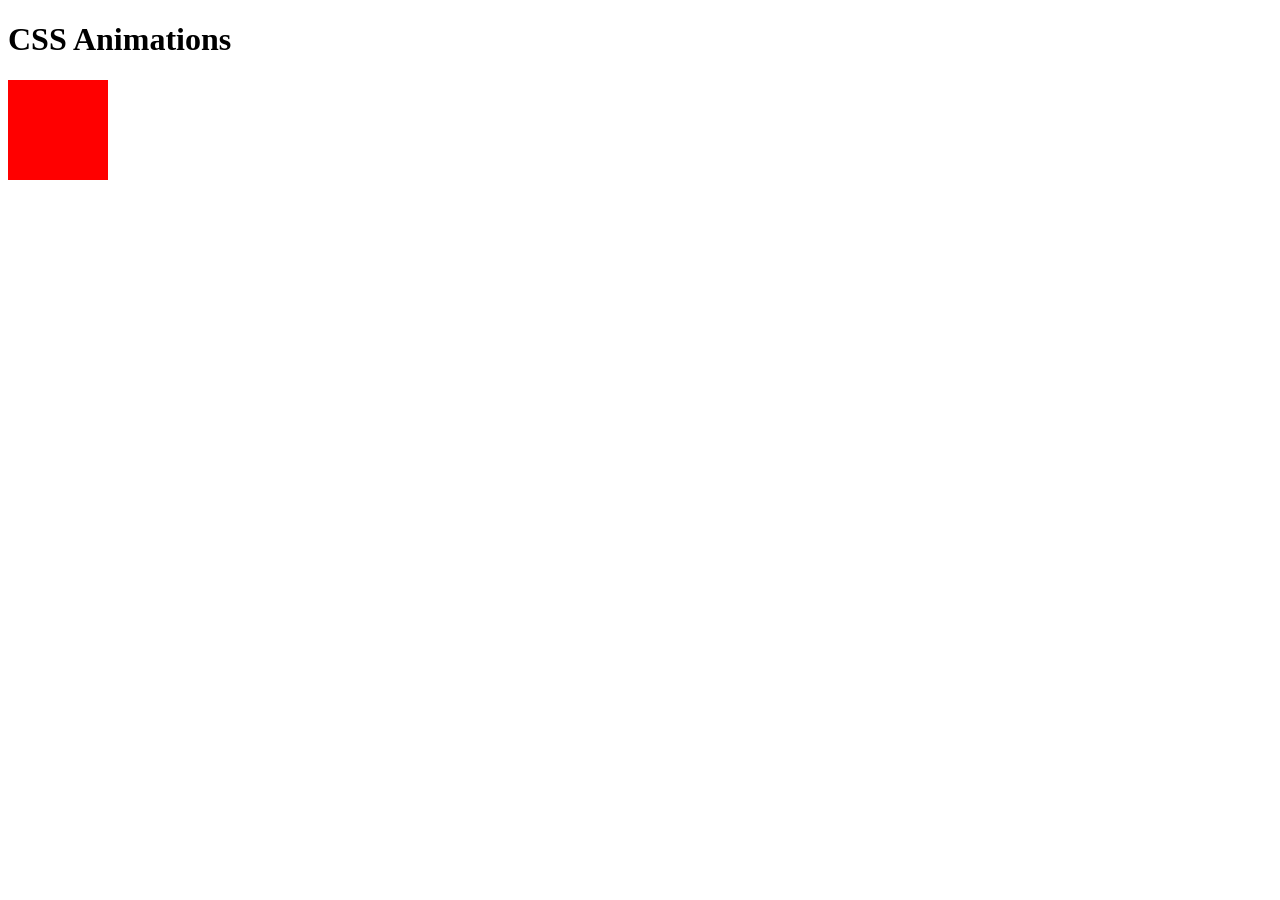
<file: Lesson13-Animations/index.html>
<!DOCTYPE html>
<html lang="en">
<head>
    <meta charset="UTF-8">
    <meta name="viewport" content="width=device-width, initial-scale=1.0">
    <title>Document</title>
    <link rel="stylesheet" href="style.css">
</head>
<body>
    <h1>CSS Animations</h1>
    <div></div>
</body>
</html>
</file>
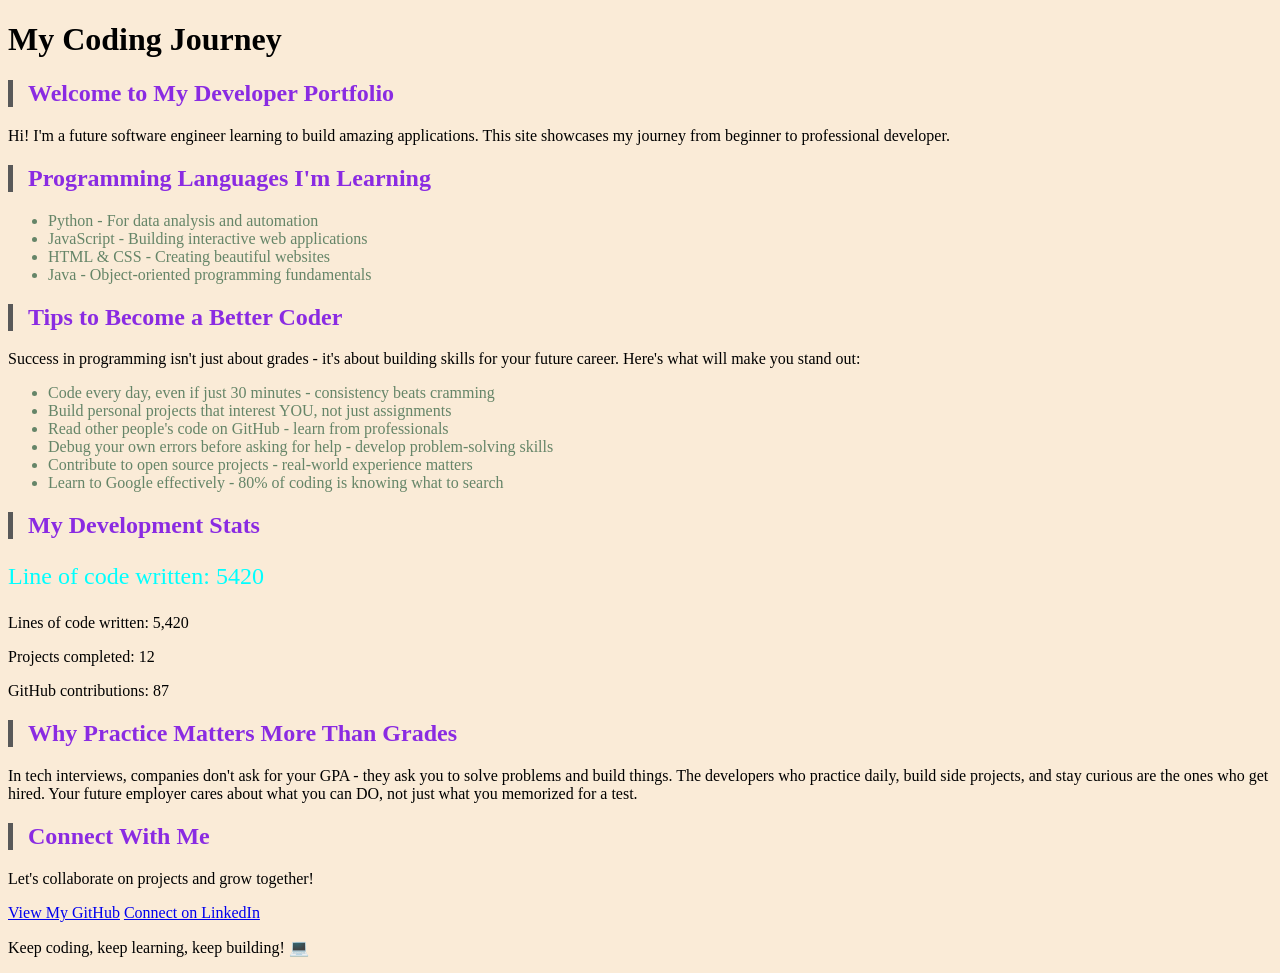
<file: Lesson1-Intro to CSS/lesson1-intro.html>
<!DOCTYPE html>
<html lang="en">
<head>
    <meta charset="UTF-8">
    <meta name="viewport" content="width=device-width, initial-scale=1.0">
    <title>My Coding Journey - UNSTYLED VERSION</title>
    <!-- Method 2: Internal CSS - Styles in <style> tag -->
     <style>
        h2{
            color:blueviolet;
            font: size 32px;
            border-left:5px solid #595959;
            padding-left: 15px;
            margin: top 22px;
        }
     </style>
     <link rel="stylesheet" href="style.css">
</head>
<body>
    <h1>My Coding Journey</h1>
    
    
    <h2>Welcome to My Developer Portfolio</h2>
    <p>Hi! I'm a future software engineer learning to build amazing applications. This site showcases my journey from beginner to professional developer.</p>
    
    <h2>Programming Languages I'm Learning</h2>
    <ul>
        <li>Python - For data analysis and automation</li>
        <li>JavaScript - Building interactive web applications</li>
        <li>HTML & CSS - Creating beautiful websites</li>
        <li>Java - Object-oriented programming fundamentals</li>
    </ul>
    
    <h2>Tips to Become a Better Coder</h2>
    <p>Success in programming isn't just about grades - it's about building skills for your future career. Here's what will make you stand out:</p>
    <ul>
        <li>Code every day, even if just 30 minutes - consistency beats cramming</li>
        <li>Build personal projects that interest YOU, not just assignments</li>
        <li>Read other people's code on GitHub - learn from professionals</li>
        <li>Debug your own errors before asking for help - develop problem-solving skills</li>
        <li>Contribute to open source projects - real-world experience matters</li>
        <li>Learn to Google effectively - 80% of coding is knowing what to search</li>
    </ul>
    
    <h2>My Development Stats</h2>
    <!-- Method1 - Inline CSS - style attribute directly on an element-->
     <p style="font-size: 24px; color: aqua;">Line of code written: 5420</p>
    <p>Lines of code written: 5,420</p>
    <p>Projects completed: 12</p>
    <p>GitHub contributions: 87</p>
    
    <h2>Why Practice Matters More Than Grades</h2>
    <p>In tech interviews, companies don't ask for your GPA - they ask you to solve problems and build things. The developers who practice daily, build side projects, and stay curious are the ones who get hired. Your future employer cares about what you can DO, not just what you memorized for a test.</p>
    
    <h2>Connect With Me</h2>
    <p>Let's collaborate on projects and grow together!</p>
    <a href="#">View My GitHub</a>
    <a href="#">Connect on LinkedIn</a>
    
    <p>Keep coding, keep learning, keep building! 💻</p>
</body>
</html>
</file>
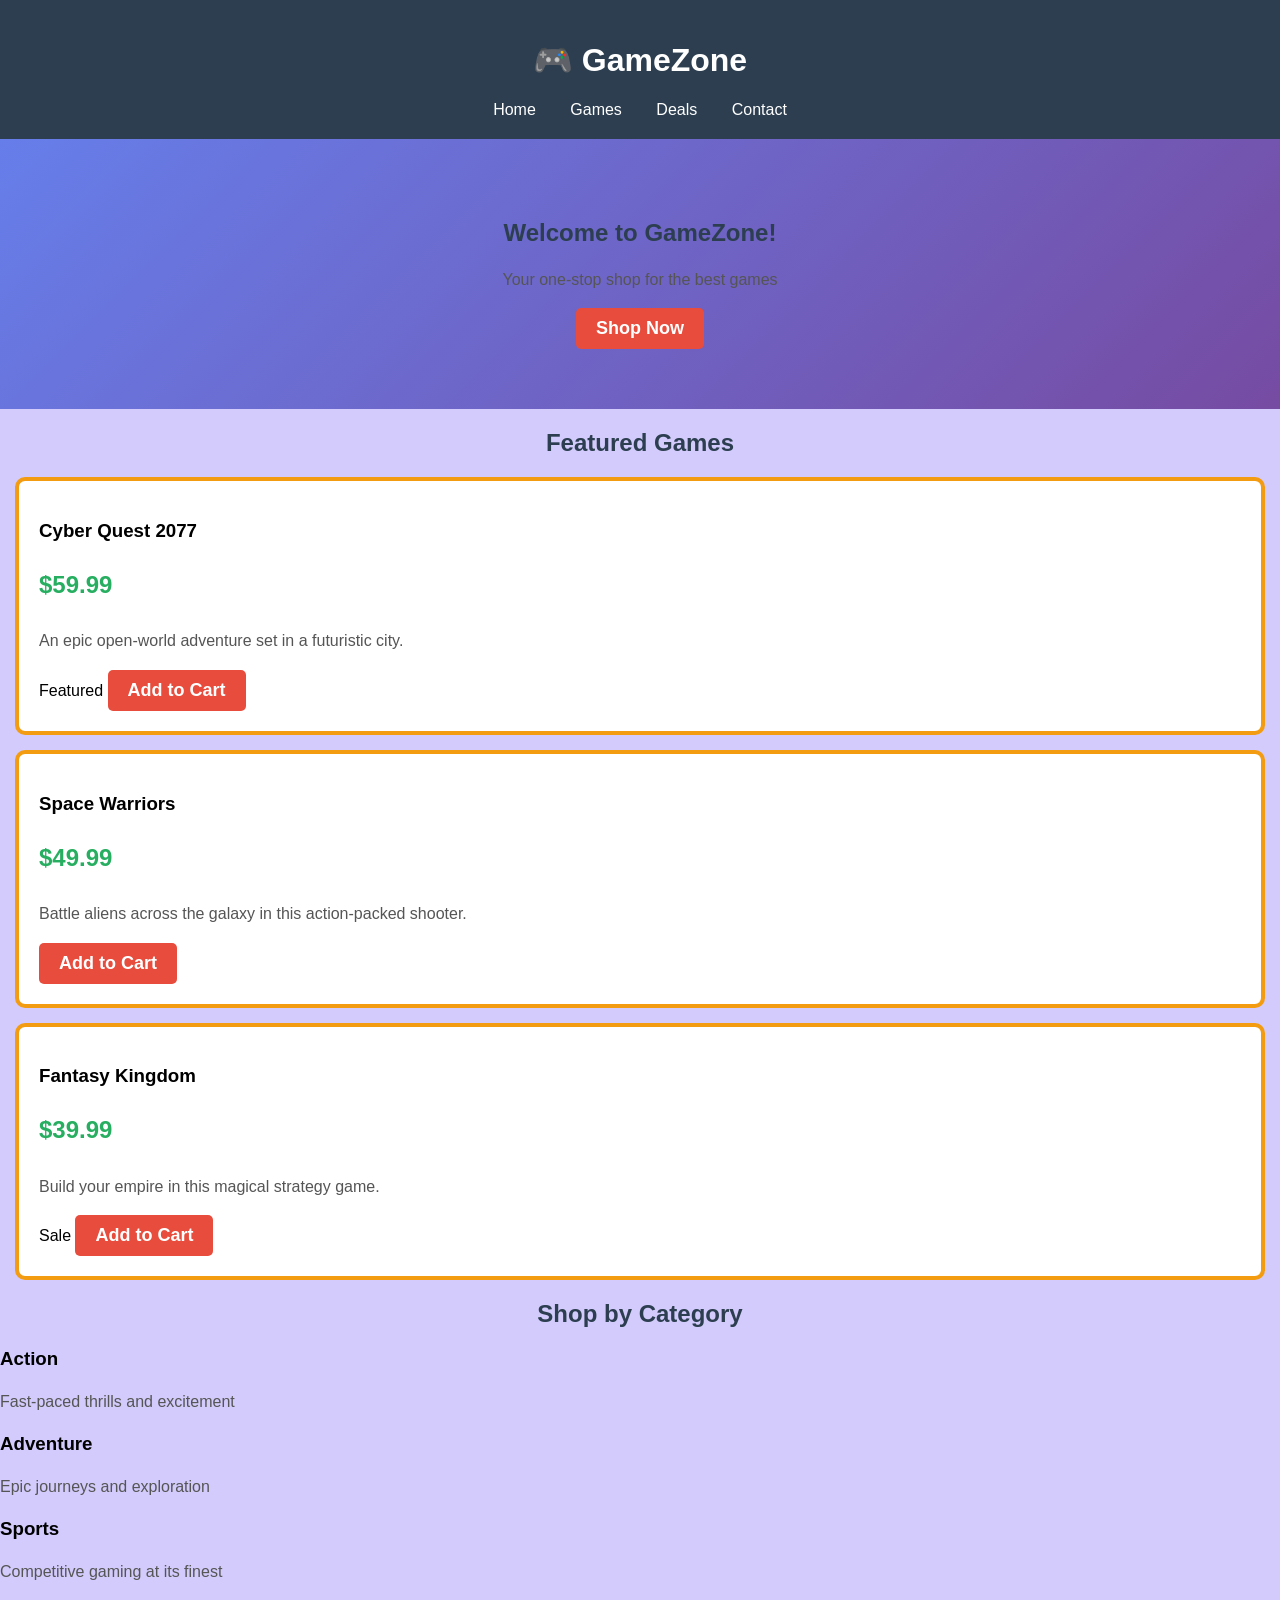
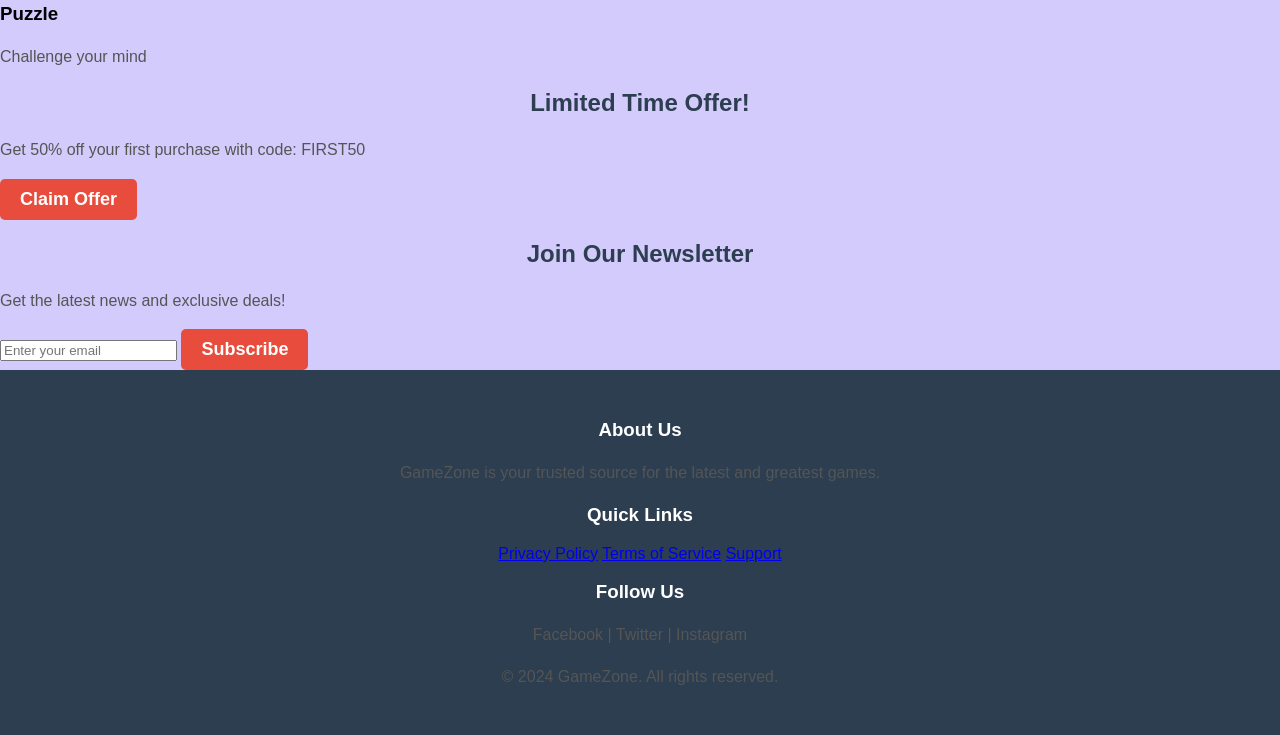
<file: Lesson2-Starter/simple slector.html>
<!DOCTYPE html>
<html lang="en">
<head>
    <meta charset="UTF-8">
    <meta name="viewport" content="width=device-width, initial-scale=1.0">
    <title>Gaming Store - CSS Selectors Practice</title>
    <!-- TODO: Link your style.css file here -->
    <link rel="stylesheet" href="style.css">
</head>
<body>
    <!-- HEADER SECTION -->
    <!-- TODO: Add id="main-header" to header -->
    <header id="main-header">
        <!-- TODO: Add id="logo" to h1 -->
        <h1>🎮 GameZone</h1>
        <nav>
            <!-- TODO: Add class="nav-link" to each anchor tag -->
            <a class=nav-link href="#">Home</a>
            <a class=nav-link href="#">Games</a>
            <a class=nav-link href="#">Deals</a>
            <a class=nav-link href="#">Contact</a>
        </nav>
    </header>

    <!-- HERO BANNER -->
    <!-- TODO: Add id="hero" to section -->
    <section id="hero">
        <h2>Welcome to GameZone!</h2>
        <!-- TODO: Add class="tagline" to this paragraph -->
        <p>Your one-stop shop for the best games</p>
        <!-- TODO: Add class="btn btn-primary" to button (2 classes!) -->
        <button class="btn-primary btn">Shop Now</button>
    </section>

    <!-- FEATURED GAMES SECTION -->
    <!-- TODO: Add id="featured-games" to section -->
    <section>
        <h2>Featured Games</h2>
        
        <!-- TODO: Add class="game-card featured" to this div (2 classes!) -->
        <div class="game-card featured">
            <h3>Cyber Quest 2077</h3>
            <!-- TODO: Add class="price" to this paragraph -->
            <p class="price">$59.99</p>
            <!-- TODO: Add class="description" to this paragraph -->
            <p>An epic open-world adventure set in a futuristic city.</p>
            <!-- TODO: Add class="badge" to span -->
            <span>Featured</span>
            <!-- TODO: Add class="btn" to button -->
            <button class="btn btn-primary">Add to Cart</button>
        </div>

        <!-- TODO: Add class="game-card" to this div -->
        <div class="game-card featured">
            <h3>Space Warriors</h3>
            <!-- TODO: Add class="price" to this paragraph -->
            <p class="price">$49.99</p>
            <!-- TODO: Add class="description" to this paragraph -->
            <p>Battle aliens across the galaxy in this action-packed shooter.</p>
            <!-- TODO: Add class="btn" to button -->
            <button class="btn btn-primary">Add to Cart</button>
        </div>

        <!-- TODO: Add class="game-card sale" to this div (2 classes!) -->
        <div class="game-card featured">
            <h3>Fantasy Kingdom</h3>
            <!-- TODO: Add class="price" to this paragraph -->
            <p class="price">$39.99</p>
            <!-- TODO: Add class="description" to this paragraph -->
            <p>Build your empire in this magical strategy game.</p>
            <!-- TODO: Add class="badge" to span -->
            <span>Sale</span>
            <!-- TODO: Add class="btn" to button -->
            <button class="btn btn-primary">Add to Cart</button>
        </div>
    </section>

    <!-- CATEGORIES SECTION -->
    <!-- TODO: Add id="categories" to section -->
    <section>
        <h2>Shop by Category</h2>
        
        <!-- TODO: Add class="category-box" to each div below -->
        <div>
            <h3>Action</h3>
            <p>Fast-paced thrills and excitement</p>
        </div>

        <div>
            <h3>Adventure</h3>
            <p>Epic journeys and exploration</p>
        </div>

        <div>
            <h3>Sports</h3>
            <p>Competitive gaming at its finest</p>
        </div>

        <div>
            <h3>Puzzle</h3>
            <p>Challenge your mind</p>
        </div>
    </section>

    <!-- SPECIAL OFFER -->
    <!-- TODO: Add id="special-offer" to section -->
    <section>
        <h2>Limited Time Offer!</h2>
        <!-- TODO: Add class="highlight" to this paragraph -->
        <p>Get 50% off your first purchase with code: FIRST50</p>
        <!-- TODO: Add class="btn btn-primary" to button -->
       <button class="btn btn-primary">Claim Offer</button>
    </section>

    <!-- NEWSLETTER -->
    <!-- TODO: Add id="newsletter" to section -->
    <section>
        <h2>Join Our Newsletter</h2>
        <p>Get the latest news and exclusive deals!</p>
        <!-- TODO: Add class="input-field" to input -->
        <input type="email" placeholder="Enter your email">
        <!-- TODO: Add class="btn btn-primary" to button -->
        <button class="btn btn-primary">Subscribe</button>
    </section>

    <!-- FOOTER -->
    <!-- TODO: Add id="main-footer" to footer -->
    <footer id="main-footer">
        <!-- TODO: Add class="footer-section" to each div below -->
        <div>
            <h3>About Us</h3>
            <p>GameZone is your trusted source for the latest and greatest games.</p>
        </div>

        <div>
            <h3>Quick Links</h3>
            <!-- TODO: Add class="footer-link" to each anchor tag -->
            <a href="#">Privacy Policy</a>
            <a href="#">Terms of Service</a>
            <a href="#">Support</a>
        </div>

        <div>
            <h3>Follow Us</h3>
            <!-- TODO: Add class="social" to this paragraph -->
            <p>Facebook | Twitter | Instagram</p>
        </div>

        <!-- TODO: Add id="copyright" to this paragraph -->
        <p>&copy; 2024 GameZone. All rights reserved.</p>
    </footer>
</body>
</html>
</file>
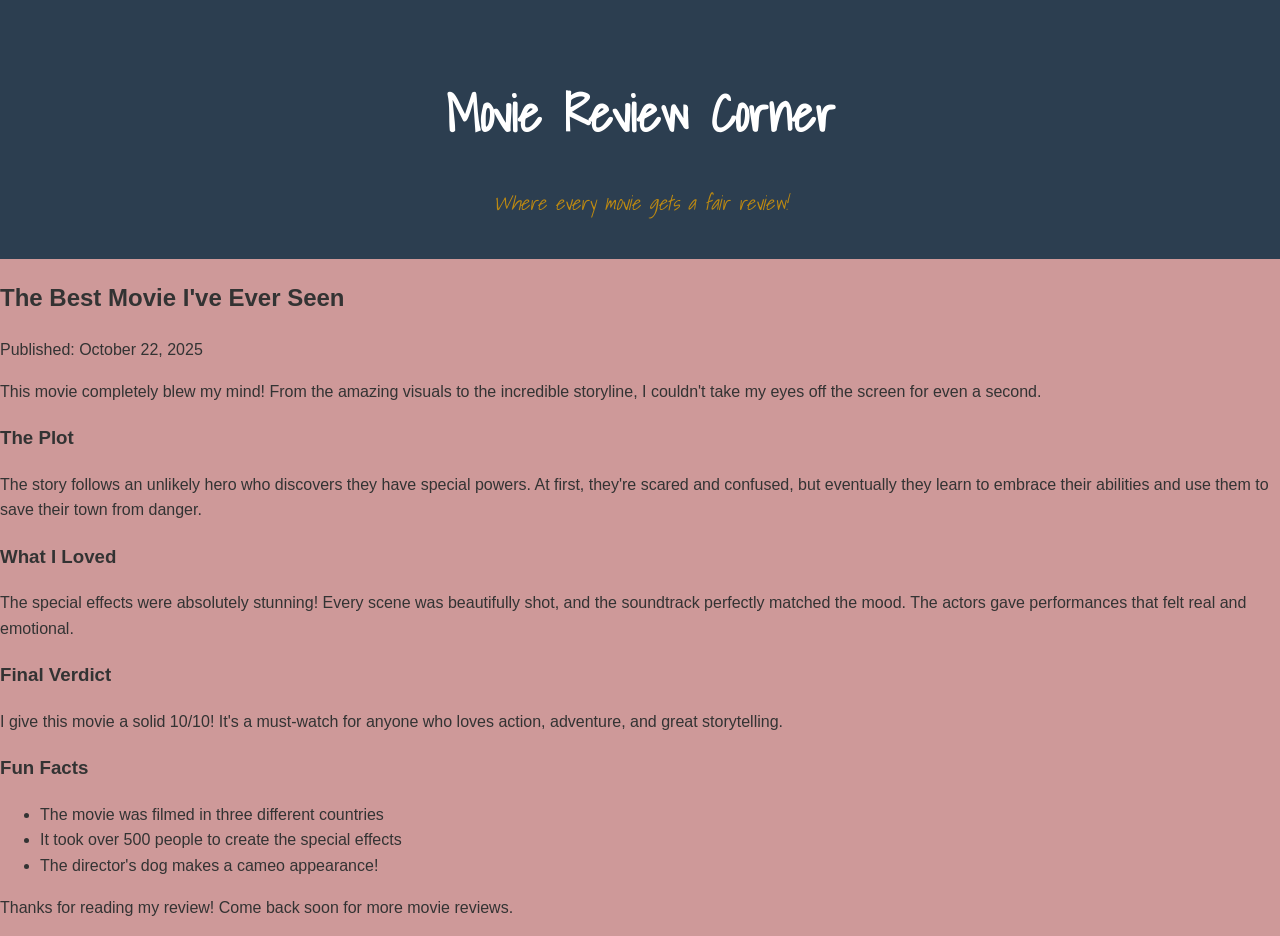
<file: Lesson3/color and typography.html>
<!DOCTYPE html>
<html lang="en">
<head>
    <meta charset="UTF-8">
    <meta name="viewport" content="width=device-width, initial-scale=1.0">
    <title>My Favorite Movie Review</title>
    <link rel="stylesheet" href="style.css">
</head>
<body>
    <header>
        <h1>Movie Review Corner</h1>
        <p class="tagline">Where every movie gets a fair review!</p>
    </header>

    <main>
        <article>
            <h2>The Best Movie I've Ever Seen</h2>
            <p class="date">Published: October 22, 2025</p>
            
            <p class="intro">
                This movie completely blew my mind! From the amazing visuals to the incredible storyline, 
                I couldn't take my eyes off the screen for even a second.
            </p>

            <h3>The Plot</h3>
            <p>
                The story follows an unlikely hero who discovers they have special powers. 
                At first, they're scared and confused, but eventually they learn to embrace their abilities 
                and use them to save their town from danger.
            </p>

            <h3>What I Loved</h3>
            <p>
                The special effects were absolutely stunning! Every scene was beautifully shot, 
                and the soundtrack perfectly matched the mood. The actors gave performances that 
                felt real and emotional.
            </p>

            <h3>Final Verdict</h3>
            <p class="highlight">
                I give this movie a solid 10/10! It's a must-watch for anyone who loves action, 
                adventure, and great storytelling.
            </p>
        </article>

        <aside class="fun-facts">
            <h3>Fun Facts</h3>
            <ul>
                <li>The movie was filmed in three different countries</li>
                <li>It took over 500 people to create the special effects</li>
                <li>The director's dog makes a cameo appearance!</li>
            </ul>
        </aside>
    </main>

    <footer>
        <p>Thanks for reading my review! Come back soon for more movie reviews.</p>
    </footer>
</body>
</html>
</file>
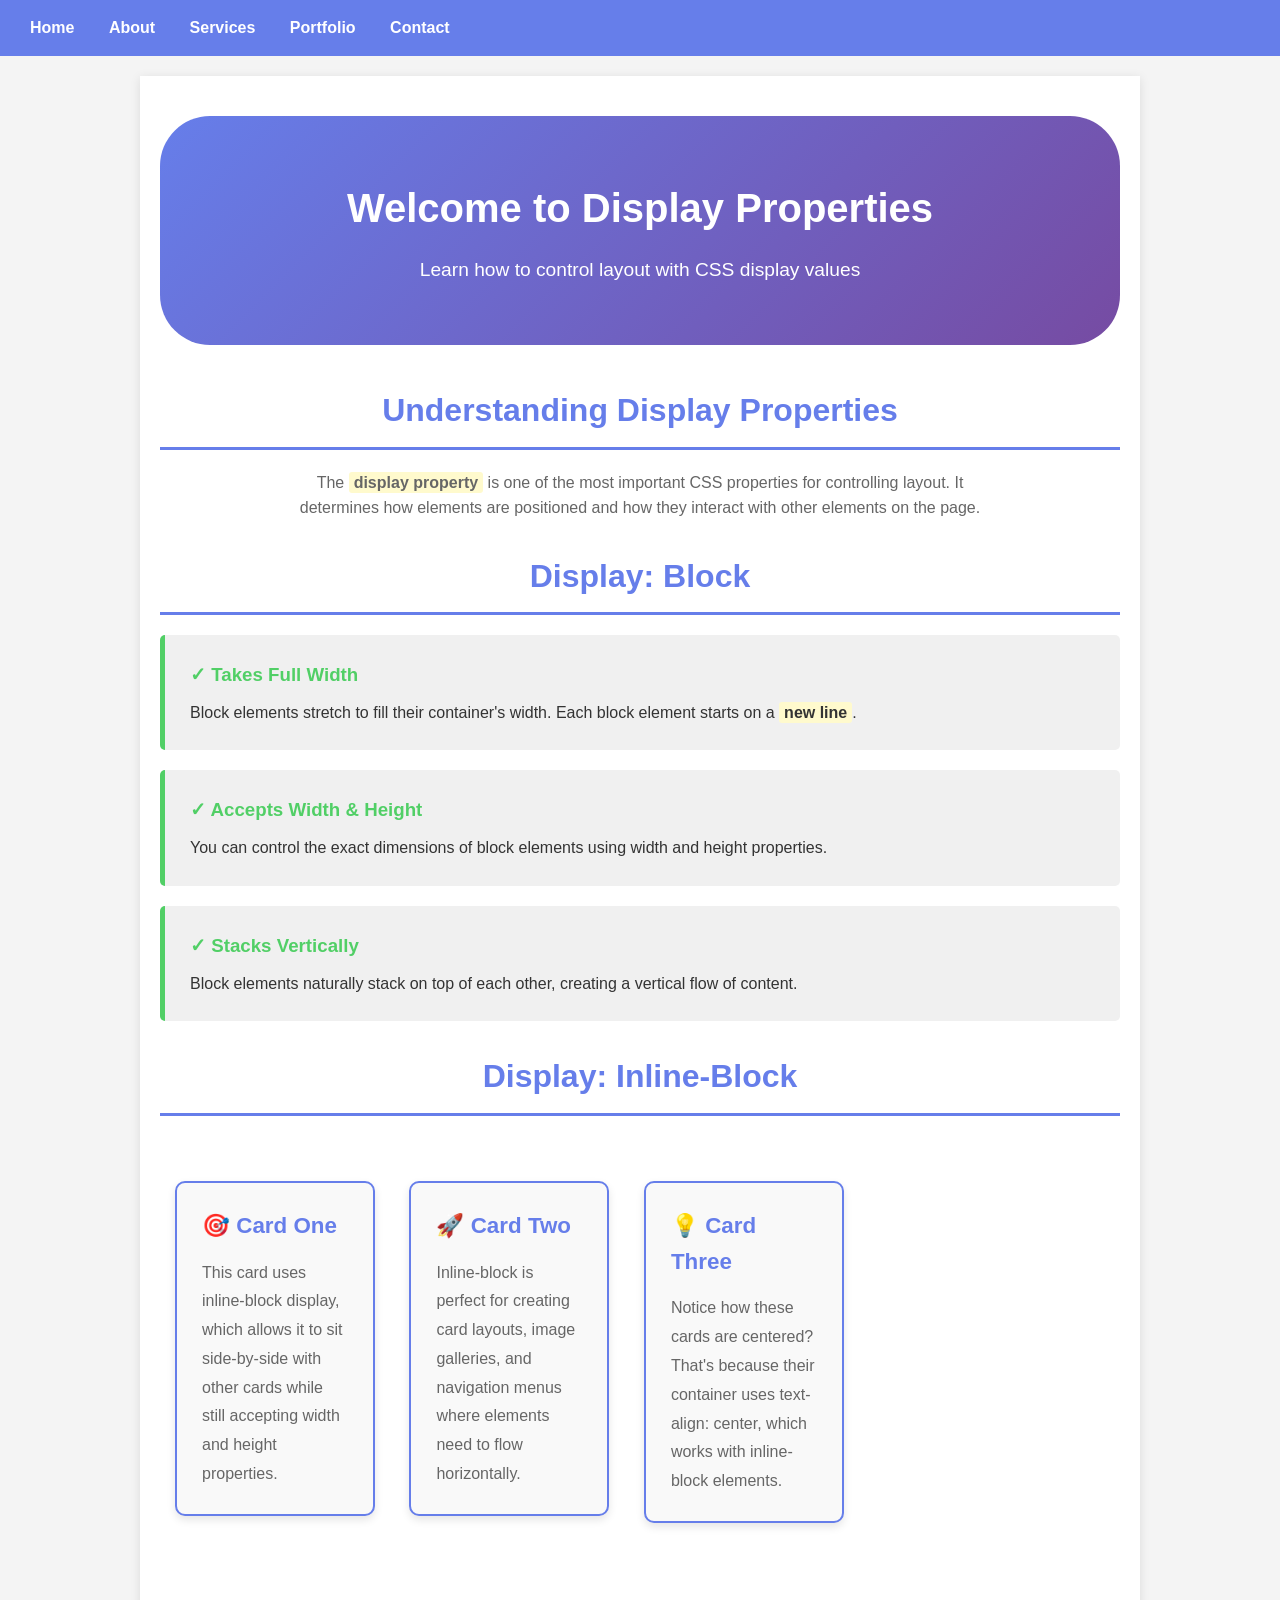
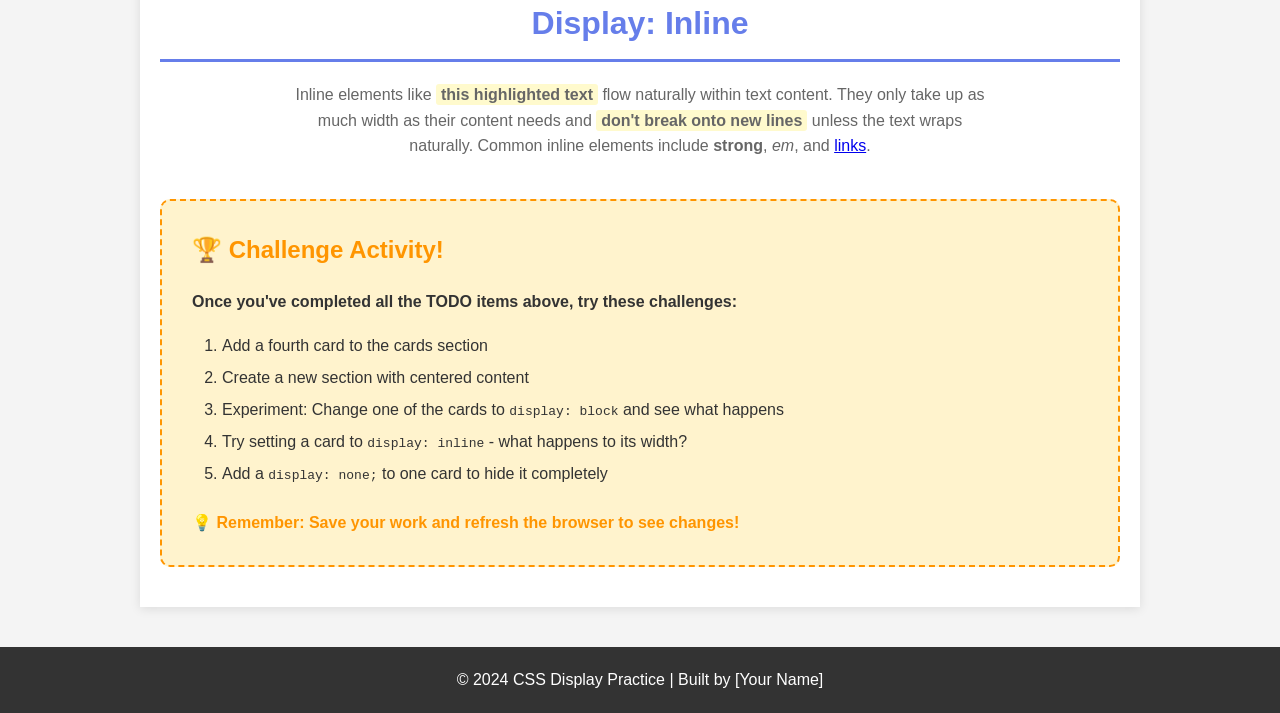
<file: Lesson5-display/layout.html>
<!DOCTYPE html>
<html lang="en">
<head>
    <meta charset="UTF-8">
    <meta name="viewport" content="width=device-width, initial-scale=1.0">
    <title>Layout Practice - Display Properties</title>
    <link rel="stylesheet" href="style.css">
</head>
<body>

    <!-- NAVIGATION SECTION -->
    <nav>
        <ul>
            <li><a href="#home">Home</a></li>
            <li><a href="#about">About</a></li>
            <li><a href="#services">Services</a></li>
            <li><a href="#portfolio">Portfolio</a></li>
            <li><a href="#contact">Contact</a></li>
        </ul>
    </nav>

    <!-- MAIN CONTENT CONTAINER -->
    <main>
        
        <!-- HERO SECTION -->
        <section class="hero">
            <h1>Welcome to Display Properties</h1>
            <p>Learn how to control layout with CSS display values</p>
        </section>

        <!-- INTRODUCTION -->
        <section>
            <h2 class="section-heading">Understanding Display Properties</h2>
            <p style="text-align: center; max-width: 700px; margin: 0 auto; color: #666;">
                The <span class="highlight">display property</span> is one of the most important CSS properties 
                for controlling layout. It determines how elements are positioned and how they interact with 
                other elements on the page.
            </p>
        </section>

        <!-- FEATURE BLOCKS (Block elements) -->
        <section>
            <h2 class="section-heading">Display: Block</h2>
            
            <div class="feature">
                <h3>✓ Takes Full Width</h3>
                <p>Block elements stretch to fill their container's width. Each block element starts on a <span class="highlight">new line</span>.</p>
            </div>

            <div class="feature">
                <h3>✓ Accepts Width & Height</h3>
                <p>You can control the exact dimensions of block elements using width and height properties.</p>
            </div>

            <div class="feature">
                <h3>✓ Stacks Vertically</h3>
                <p>Block elements naturally stack on top of each other, creating a vertical flow of content.</p>
            </div>
        </section>

        <!-- CARDS SECTION (Inline-block elements) -->
        <section>
            <h2 class="section-heading">Display: Inline-Block</h2>
            
            <div class="cards-container">
                <div class="card">
                    <h3>🎯 Card One</h3>
                    <p>This card uses inline-block display, which allows it to sit side-by-side with other cards while still accepting width and height properties.</p>
                </div>

                <div class="card">
                    <h3>🚀 Card Two</h3>
                    <p>Inline-block is perfect for creating card layouts, image galleries, and navigation menus where elements need to flow horizontally.</p>
                </div>

                <div class="card">
                    <h3>💡 Card Three</h3>
                    <p>Notice how these cards are centered? That's because their container uses text-align: center, which works with inline-block elements.</p>
                </div>
            </div>
        </section>

        <!-- INLINE ELEMENTS DEMO -->
        <section>
            <h2 class="section-heading">Display: Inline</h2>
            <p style="text-align: center; max-width: 700px; margin: 0 auto; color: #666;">
                Inline elements like <span class="highlight">this highlighted text</span> flow naturally 
                within text content. They only take up as much width as their content needs and 
                <span class="highlight">don't break onto new lines</span> unless the text wraps naturally. 
                Common inline elements include <strong>strong</strong>, <em>em</em>, and <a href="#">links</a>.
            </p>
        </section>

        <!-- CHALLENGE SECTION -->
        <section class="challenge-section">
            <h2>🏆 Challenge Activity!</h2>
            <p style="margin-bottom: 15px;"><strong>Once you've completed all the TODO items above, try these challenges:</strong></p>
            
            <ol style="margin-left: 30px; line-height: 2;">
                <li>Add a fourth card to the cards section</li>
                <li>Create a new section with centered content</li>
                <li>Experiment: Change one of the cards to <code>display: block</code> and see what happens</li>
                <li>Try setting a card to <code>display: inline</code> - what happens to its width?</li>
                <li>Add a <code>display: none;</code> to one card to hide it completely</li>
            </ol>

            <p style="margin-top: 20px; font-weight: bold; color: #ff9500;">
                💡 Remember: Save your work and refresh the browser to see changes!
            </p>
        </section>

    </main>

    <!-- FOOTER -->
    <footer>
        <p>&copy; 2024 CSS Display Practice | Built by [Your Name]</p>
    </footer>

</body>
</html>
</file>
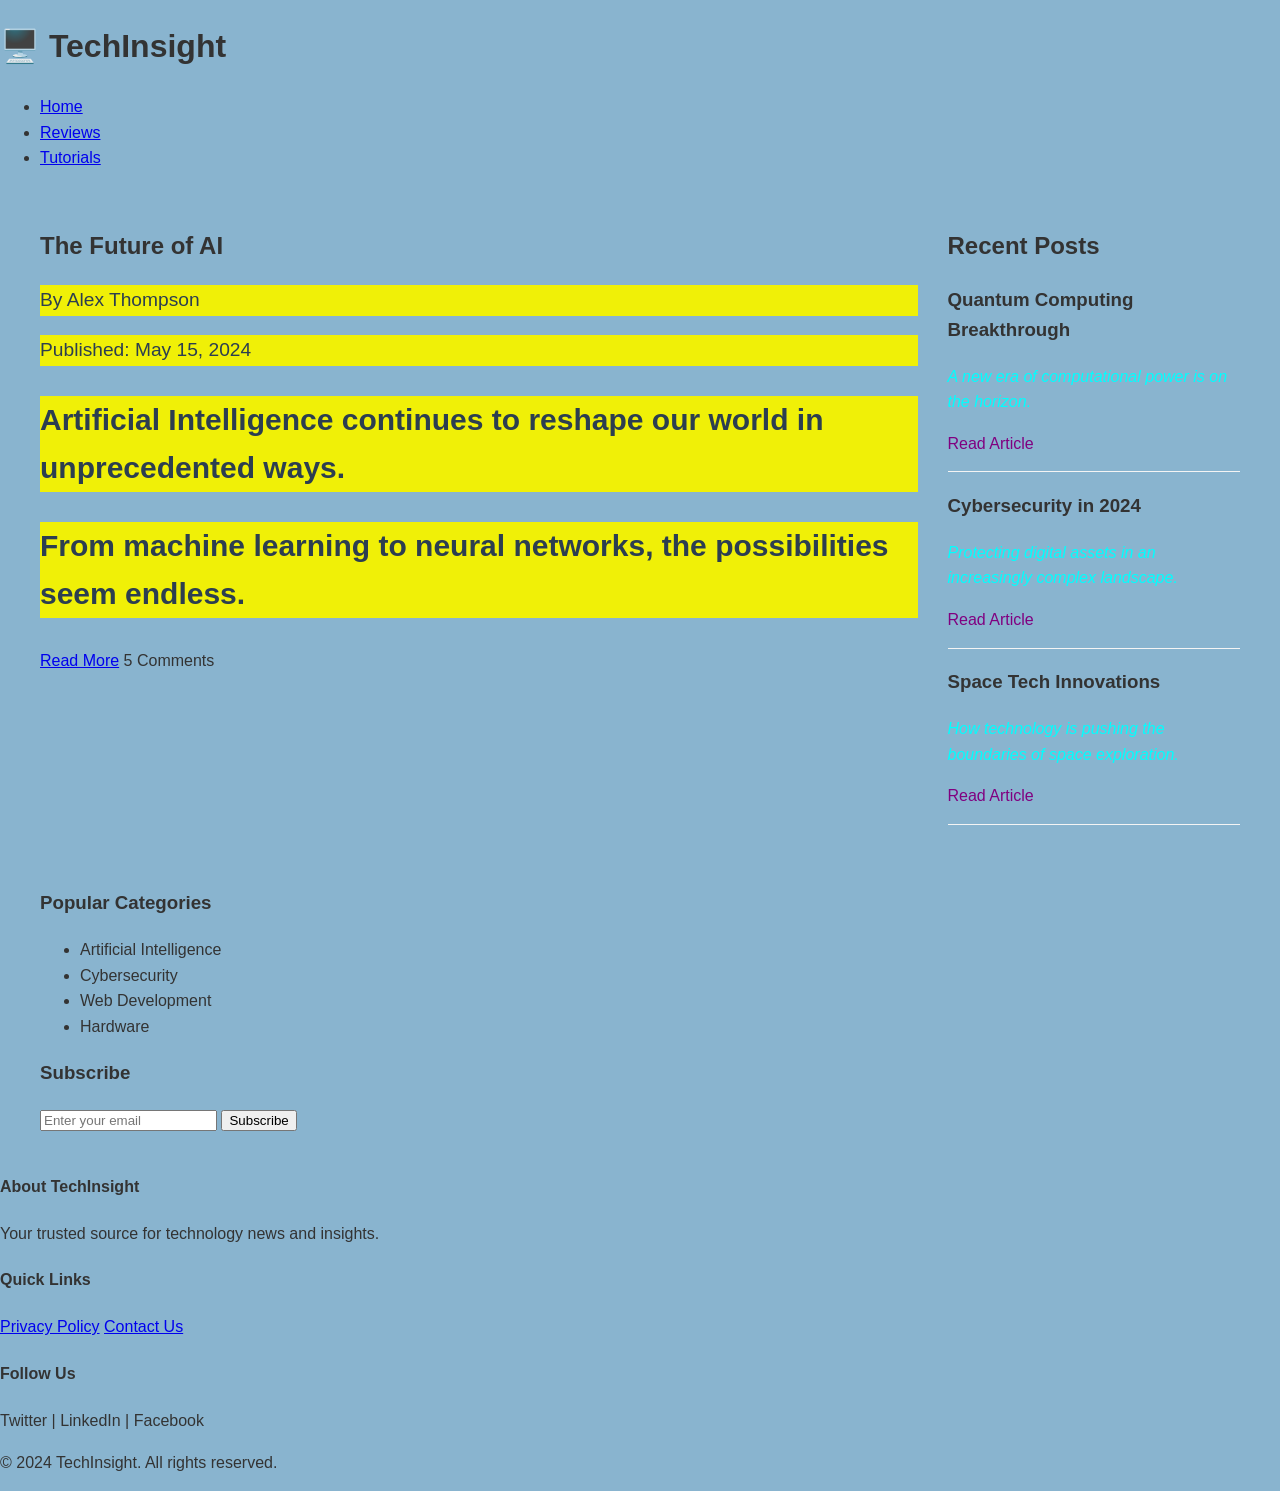
<file: Lesson2-Starter/part2/conbinator sector.html>
<!DOCTYPE html>
<html lang="en">
<head>
    <meta charset="UTF-8">
    <meta name="viewport" content="width=device-width, initial-scale=1.0">
    <title>Tech Blog - CSS Combinators Practice</title>
    <!-- TODO: Link your style.css file here -->
     <link rel="stylesheet" href="style.css">
</head>
<body>
    <!-- MAIN HEADER -->
    <header>
        <div class="logo-container">
            <h1>🖥️ TechInsight</h1>
            <nav>
                <ul>
                    <li><a href="#">Home</a></li>
                    <li><a href="#">Reviews</a></li>
                    <li><a href="#">Tutorials</a></li>
                </ul>
            </nav>
        </div>
    </header>

    <!-- MAIN CONTENT AREA -->
    <main>
        <!-- FEATURED ARTICLE SECTION -->
        <section class="featured-section">
            <article class="main-article">
                <h2>The Future of AI</h2>
                <div class="article-meta">
                    <p>By Alex Thompson</p>
                    <p>Published: May 15, 2024</p>
                </div>
                <div class="article-content">
                    <p>Artificial Intelligence continues to reshape our world in unprecedented ways.</p>
                    <p>From machine learning to neural networks, the possibilities seem endless.</p>
                </div>
                <div class="article-footer">
                    <a href="#" class="read-more">Read More</a>
                    <span class="comments-count">5 Comments</span>
                </div>
            </article>
        </section>

        <!-- RECENT POSTS -->
        <section class="recent-posts">
            <h2>Recent Posts</h2>
            
            <article class="post">
                <h3>Quantum Computing Breakthrough</h3>
                <p>A new era of computational power is on the horizon.</p>
                <div class="post-footer">
                    <a href="#">Read Article</a>
                </div>
            </article>

            <article class="post">
                <h3>Cybersecurity in 2024</h3>
                <p>Protecting digital assets in an increasingly complex landscape.</p>
                <div class="post-footer">
                    <a href="#">Read Article</a>
                </div>
            </article>

            <article class="post">
                <h3>Space Tech Innovations</h3>
                <p>How technology is pushing the boundaries of space exploration.</p>
                <div class="post-footer">
                    <a href="#">Read Article</a>
                </div>
            </article>
        </section>

        <!-- SIDEBAR -->
        <aside class="sidebar">
            <div class="widget">
                <h3>Popular Categories</h3>
                <ul>
                    <li>Artificial Intelligence</li>
                    <li>Cybersecurity</li>
                    <li>Web Development</li>
                    <li>Hardware</li>
                </ul>
            </div>

            <div class="widget">
                <h3>Subscribe</h3>
                <form>
                    <input type="email" placeholder="Enter your email">
                    <button type="submit">Subscribe</button>
                </form>
            </div>
        </aside>
    </main>

    <!-- FOOTER -->
    <footer>
        <div class="footer-content">
            <div class="footer-section">
                <h4>About TechInsight</h4>
                <p>Your trusted source for technology news and insights.</p>
            </div>
            <div class="footer-section">
                <h4>Quick Links</h4>
                <a href="#">Privacy Policy</a>
                <a href="#">Contact Us</a>
            </div>
            <div class="footer-section">
                <h4>Follow Us</h4>
                <p>Twitter | LinkedIn | Facebook</p>
            </div>
        </div>
        <div class="copyright">
            <p>&copy; 2024 TechInsight. All rights reserved.</p>
        </div>
    </footer>
</body>
</html>
</file>
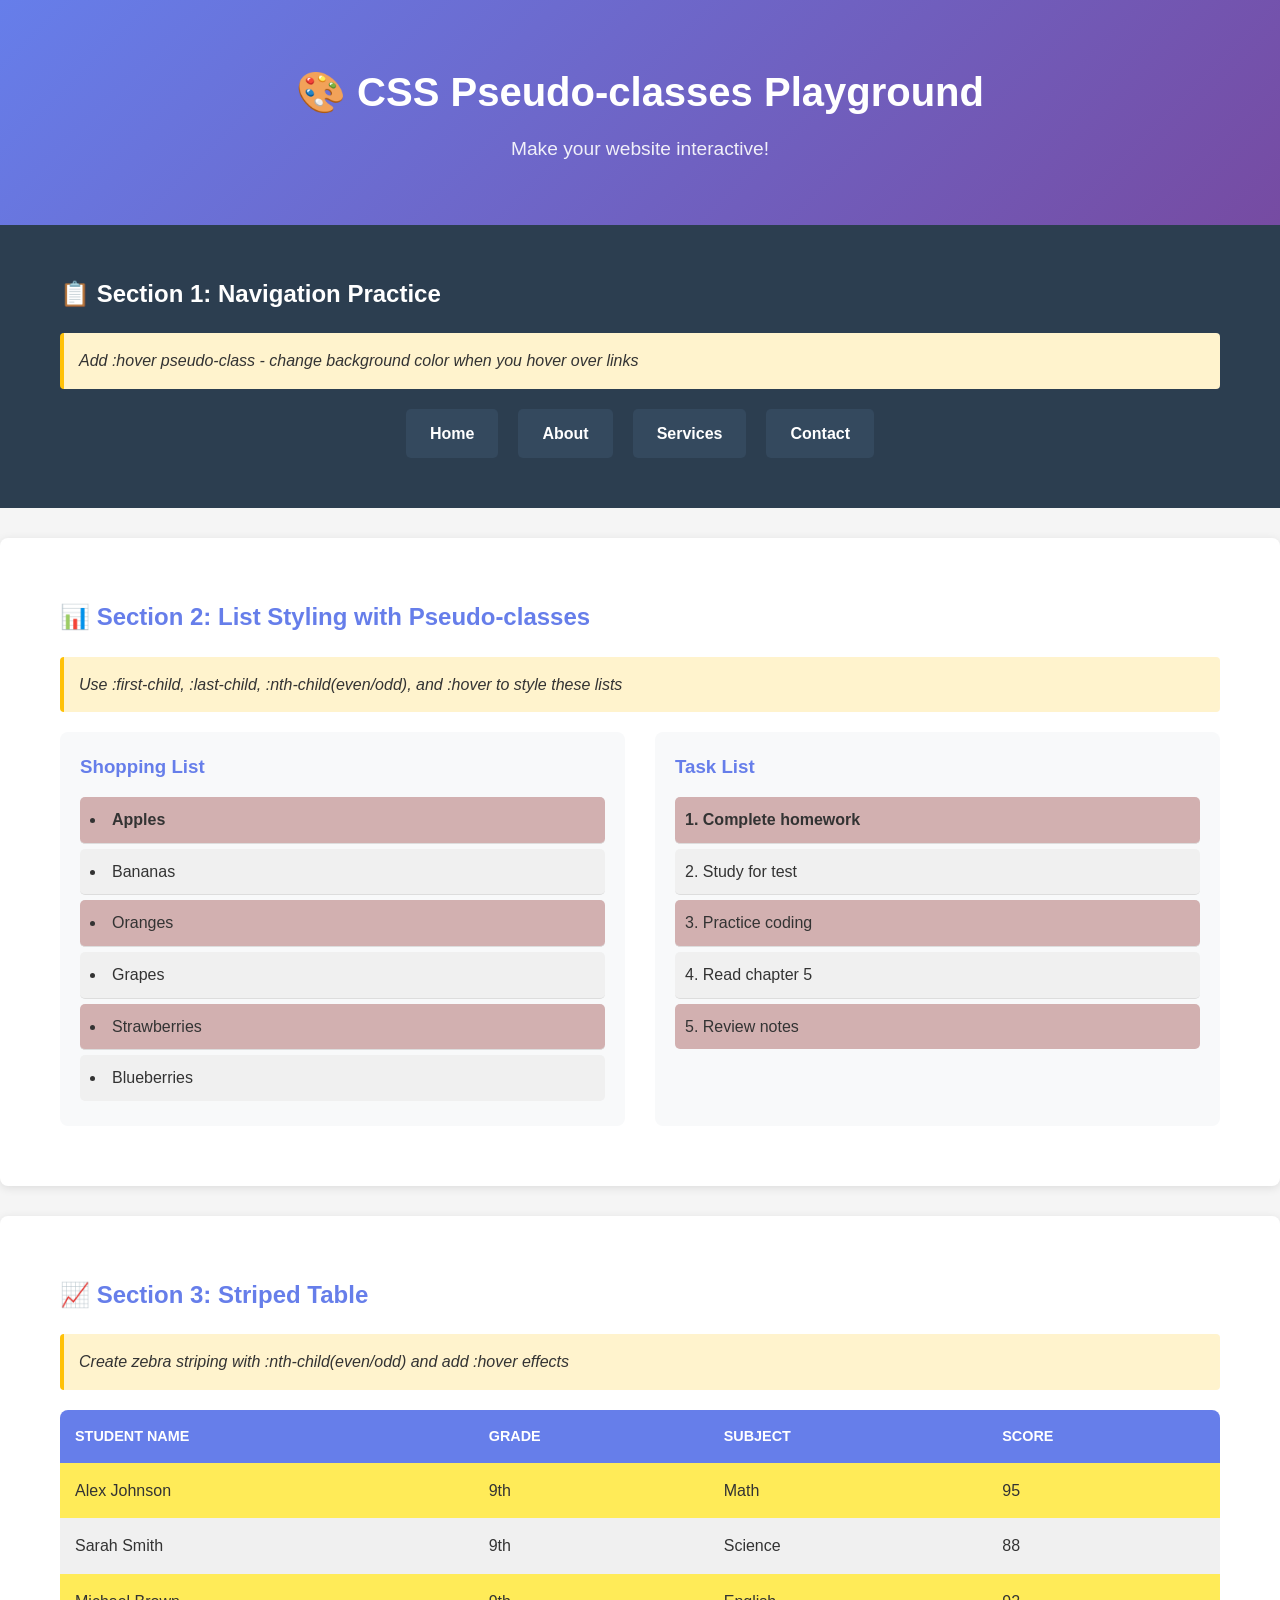
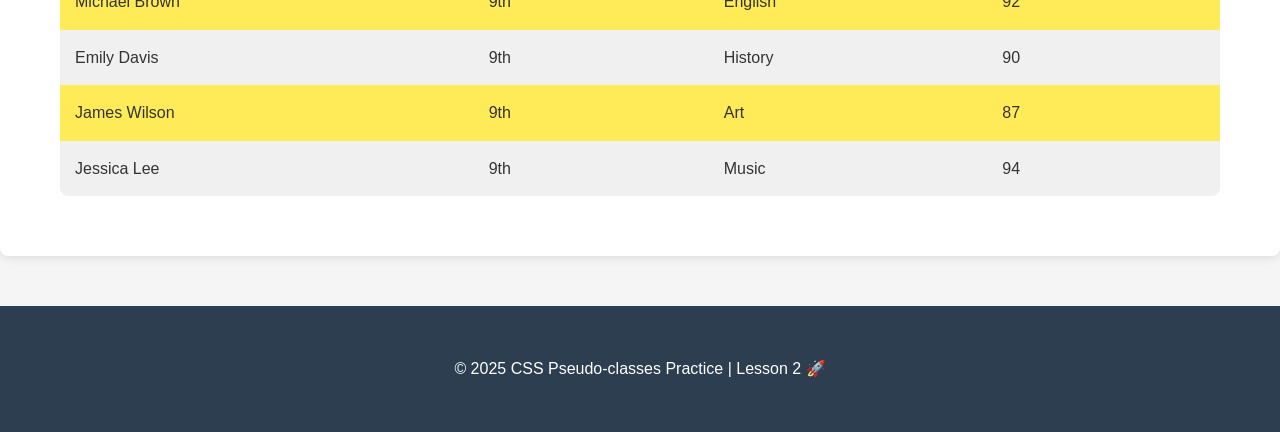
<file: Lesson2-Starter/part3/pseudoclasses.html>
<!DOCTYPE html>
<html lang="en">
<head>
    <meta charset="UTF-8">
    <meta name="viewport" content="width=device-width, initial-scale=1.0">
    <title>CSS Pseudo-classes - Interactive Practice</title>
    <link rel="stylesheet" href="style.css">
</head>
<body>
    <header id="main-header">
        <div class="container">
            <h1>🎨 CSS Pseudo-classes Playground</h1>
            <p class="tagline">Make your website interactive!</p>
        </div>
    </header>

    <!-- Navigation Section -->
    <nav id="main-nav">
        <div class="container">
            <h2>📋 Section 1: Navigation Practice</h2>
            <p class="instruction">Add :hover pseudo-class - change background color when you hover over links</p>
            <div class="nav-links">
                <a href="#section1">Home</a>
                <a href="#section2">About</a>
                <a href="#section3">Services</a>
                <a href="#section4">Contact</a>
            </div>
        </div>
    </nav>

    <!-- List Section -->
    <section id="section1" class="section">
        <div class="container">
            <h2>📊 Section 2: List Styling with Pseudo-classes</h2>
            <p class="instruction">Use :first-child, :last-child, :nth-child(even/odd), and :hover to style these lists</p>
            
            <div class="list-examples">
                <div class="list-box">
                    <h3>Shopping List</h3>
                    <ul class="shopping-list">
                        <li>Apples</li>
                        <li>Bananas</li>
                        <li>Oranges</li>
                        <li>Grapes</li>
                        <li>Strawberries</li>
                        <li>Blueberries</li>
                    </ul>
                </div>
                
                <div class="list-box">
                    <h3>Task List</h3>
                    <ol class="task-list">
                        <li>Complete homework</li>
                        <li>Study for test</li>
                        <li>Practice coding</li>
                        <li>Read chapter 5</li>
                        <li>Review notes</li>
                    </ol>
                </div>
            </div>
        </div>
    </section>

    <!-- Table Section -->
    <section id="section2" class="section">
        <div class="container">
            <h2>📈 Section 3: Striped Table</h2>
            <p class="instruction">Create zebra striping with :nth-child(even/odd) and add :hover effects</p>
            
            <table class="data-table">
                <thead>
                    <tr>
                        <th>Student Name</th>
                        <th>Grade</th>
                        <th>Subject</th>
                        <th>Score</th>
                    </tr>
                </thead>
                <tbody>
                    <tr>
                        <td>Alex Johnson</td>
                        <td>9th</td>
                        <td>Math</td>
                        <td>95</td>
                    </tr>
                    <tr>
                        <td>Sarah Smith</td>
                        <td>9th</td>
                        <td>Science</td>
                        <td>88</td>
                    </tr>
                    <tr>
                        <td>Michael Brown</td>
                        <td>9th</td>
                        <td>English</td>
                        <td>92</td>
                    </tr>
                    <tr>
                        <td>Emily Davis</td>
                        <td>9th</td>
                        <td>History</td>
                        <td>90</td>
                    </tr>
                    <tr>
                        <td>James Wilson</td>
                        <td>9th</td>
                        <td>Art</td>
                        <td>87</td>
                    </tr>
                    <tr>
                        <td>Jessica Lee</td>
                        <td>9th</td>
                        <td>Music</td>
                        <td>94</td>
                    </tr>
                </tbody>
            </table>
        </div>
    </section>



    <footer>
        <div class="container">
            <p>&copy; 2025 CSS Pseudo-classes Practice | Lesson 2 🚀</p>
        </div>
    </footer>

</body>
</html>
</file>
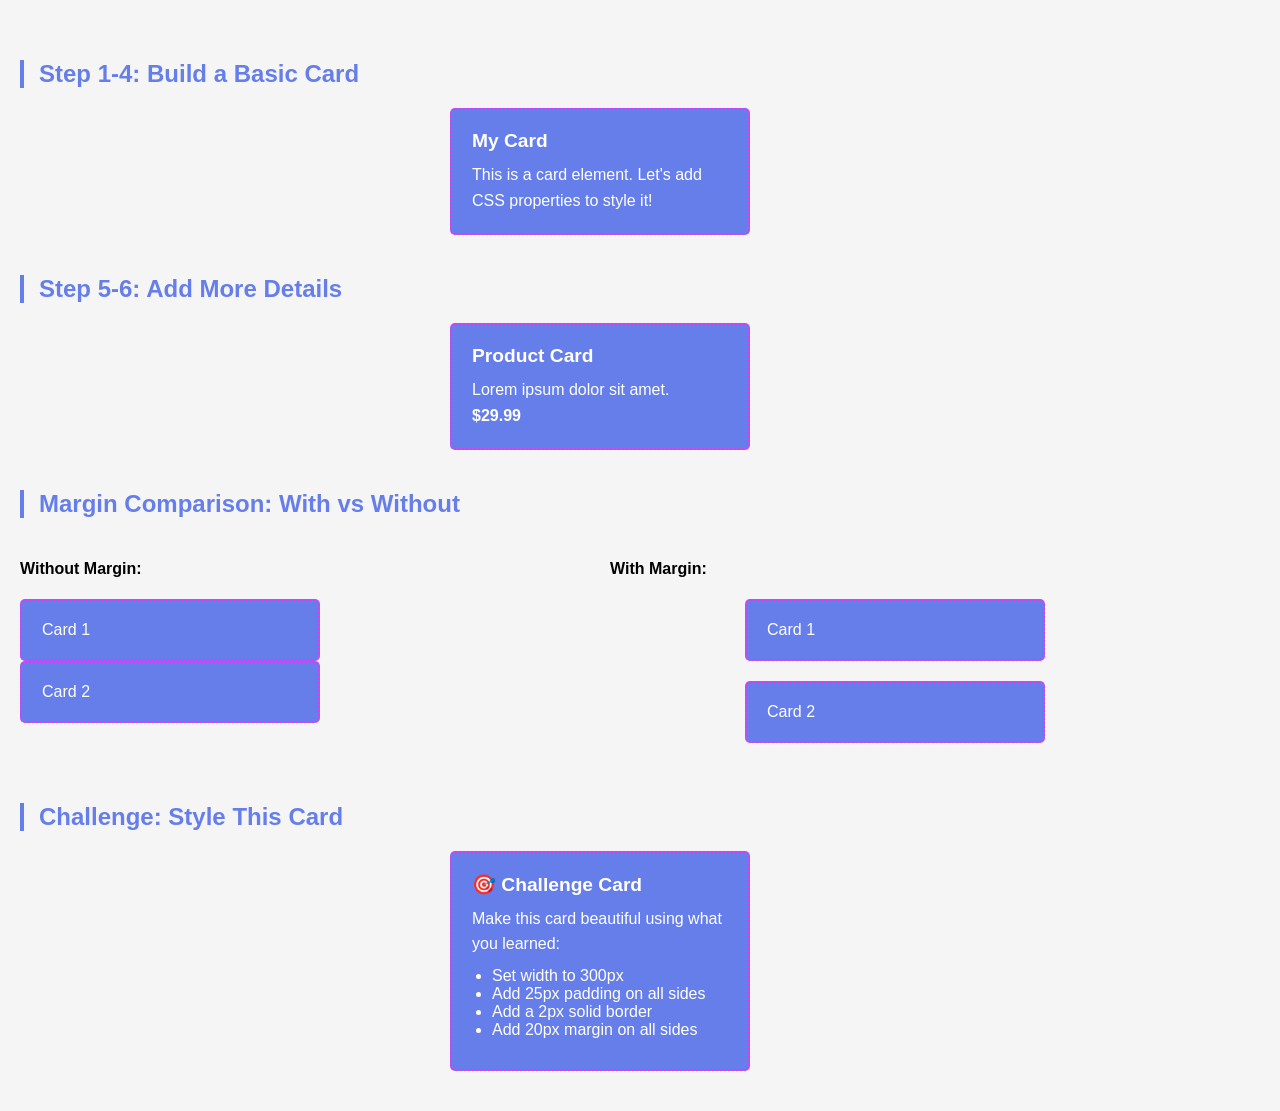
<file: Lesson4-box/part2/boxmodel.html>
<!DOCTYPE html>
<html lang="en">
<head>
    <meta charset="UTF-8">
    <meta name="viewport" content="width=device-width, initial-scale=1.0">
    <title>CSS Box Model - Code Along Activity</title>
    <link rel="stylesheet" href="style.css">
    <style>
        /* STEP 1: Start here - Add universal box-sizing
           This MUST be first in every project!
           It makes width calculations predictable
        */
        * {
            box-sizing: border-box;
        }

        /* STEP 2: Basic body styling */
        body {
            font-family: 'Segoe UI', Tahoma, Geneva, Verdana, sans-serif;
            background: #f5f5f5;
            margin: 0;
            padding: 20px;
        }

        /* ========================================
           SECTION 1: CONTENT & SIZING
           ======================================== */

        /* STEP 3: Define content layer
           Set width and height
           Add background color to see the content area
        */
        .card {
            background: #667eea;
            color: white;
            
            /* Add width and height here */
            /* width: ;
            height: ; */
        }

        /* ========================================
           SECTION 2: PADDING LAYER
           ======================================== */

        /* STEP 4: Add padding
           Padding creates space INSIDE the border
           It has the background color
           The content stays away from edges
        */
        /* .card {
            padding: ;
        } */

        /* ========================================
           SECTION 3: BORDER LAYER
           ======================================== */

        /* STEP 5: Add border
           Border requires THREE parts:
           1. Width (like 3px)
           2. Style (solid, dashed, dotted, etc.)
           3. Color
           
           COMMON MISTAKE: Forgetting the style!
           WRONG:  border: 3px blue;
           RIGHT:  border: 3px solid blue;
        */
        /* .card {
            border: ;
            border-radius: 10px;
        } */

        /* ========================================
           SECTION 4: MARGIN LAYER
           ======================================== */

        /* STEP 6: Add margin
           Margin creates space OUTSIDE the border
           NO background color extends here
           Pushes other elements away
           Can be negative (advanced)
        */
        /* .card {
            margin: ;
        } */

        /* ========================================
           SECTION 5: COMPLETE BOX MODEL
           ======================================== */

        /* STEP 7: Put it all together
           Uncomment and fill in all values
        */
        /* .card-complete {
            width: 300px;
            padding: 20px;
            border: 2px solid blue;
            margin: 20px auto;
            background: purple;
        } */

        /* ========================================
           BONUS: RESPONSIVE & SPACING
           ======================================== */

        /* STEP 8: Text styling inside card */
        .card h3 {
            margin: 0 0 10px 0;
        }

        .card p {
            margin: 0;
        }

    </style>
</head>
<body>

    <!-- ========================================
         SECTION 1: SIMPLE CARD
         Start here - add CSS rules to .card
         ======================================== -->
    <h2>Step 1-4: Build a Basic Card</h2>
    <div class="card">
        <h3>My Card</h3>
        <p>This is a card element. Let's add CSS properties to style it!</p>
    </div>


    <!-- ========================================
         SECTION 2: CARD WITH CONTENT
         After Step 4, try this one
         ======================================== -->
    <h2 style="margin-top: 40px;">Step 5-6: Add More Details</h2>
    <div class="card" style="margin-top: 0;">
        <h3>Product Card</h3>
        <p>Lorem ipsum dolor sit amet.</p>
        <p><strong>$29.99</strong></p>
    </div>


    <!-- ========================================
         SECTION 3: MULTIPLE CARDS
         After Step 6, notice margin spacing
         ======================================== -->
    <h2 style="margin-top: 40px;">Margin Comparison: With vs Without</h2>
    
    <div style="display: flex; gap: 20px; margin-top: 20px;">
        <div style="flex: 1;">
            <h4>Without Margin:</h4>
            <div class="card" style="margin: 0;">
                Card 1
            </div>
            <div class="card" style="margin: 0;">
                Card 2
            </div>
        </div>
        
        <div style="flex: 1;">
            <h4>With Margin:</h4>
            <div class="card">
                Card 1
            </div>
            <div class="card">
                Card 2
            </div>
        </div>
    </div>


    <!-- ========================================
         SECTION 4: CHALLENGE
         After you complete all steps, build this!
         ======================================== -->
    <h2 style="margin-top: 40px;">Challenge: Style This Card</h2>
    <div class="card practice">
        <h3>🎯 Challenge Card</h3>
        <p>Make this card beautiful using what you learned:</p>
        <ul style="margin: 10px 0; padding-left: 20px;">
            <li>Set width to 300px</li>
            <li>Add 25px padding on all sides</li>
            <li>Add a 2px solid border</li>
            <li>Add 20px margin on all sides</li>
        </ul>
    </div>

</body>
</html>
</file>
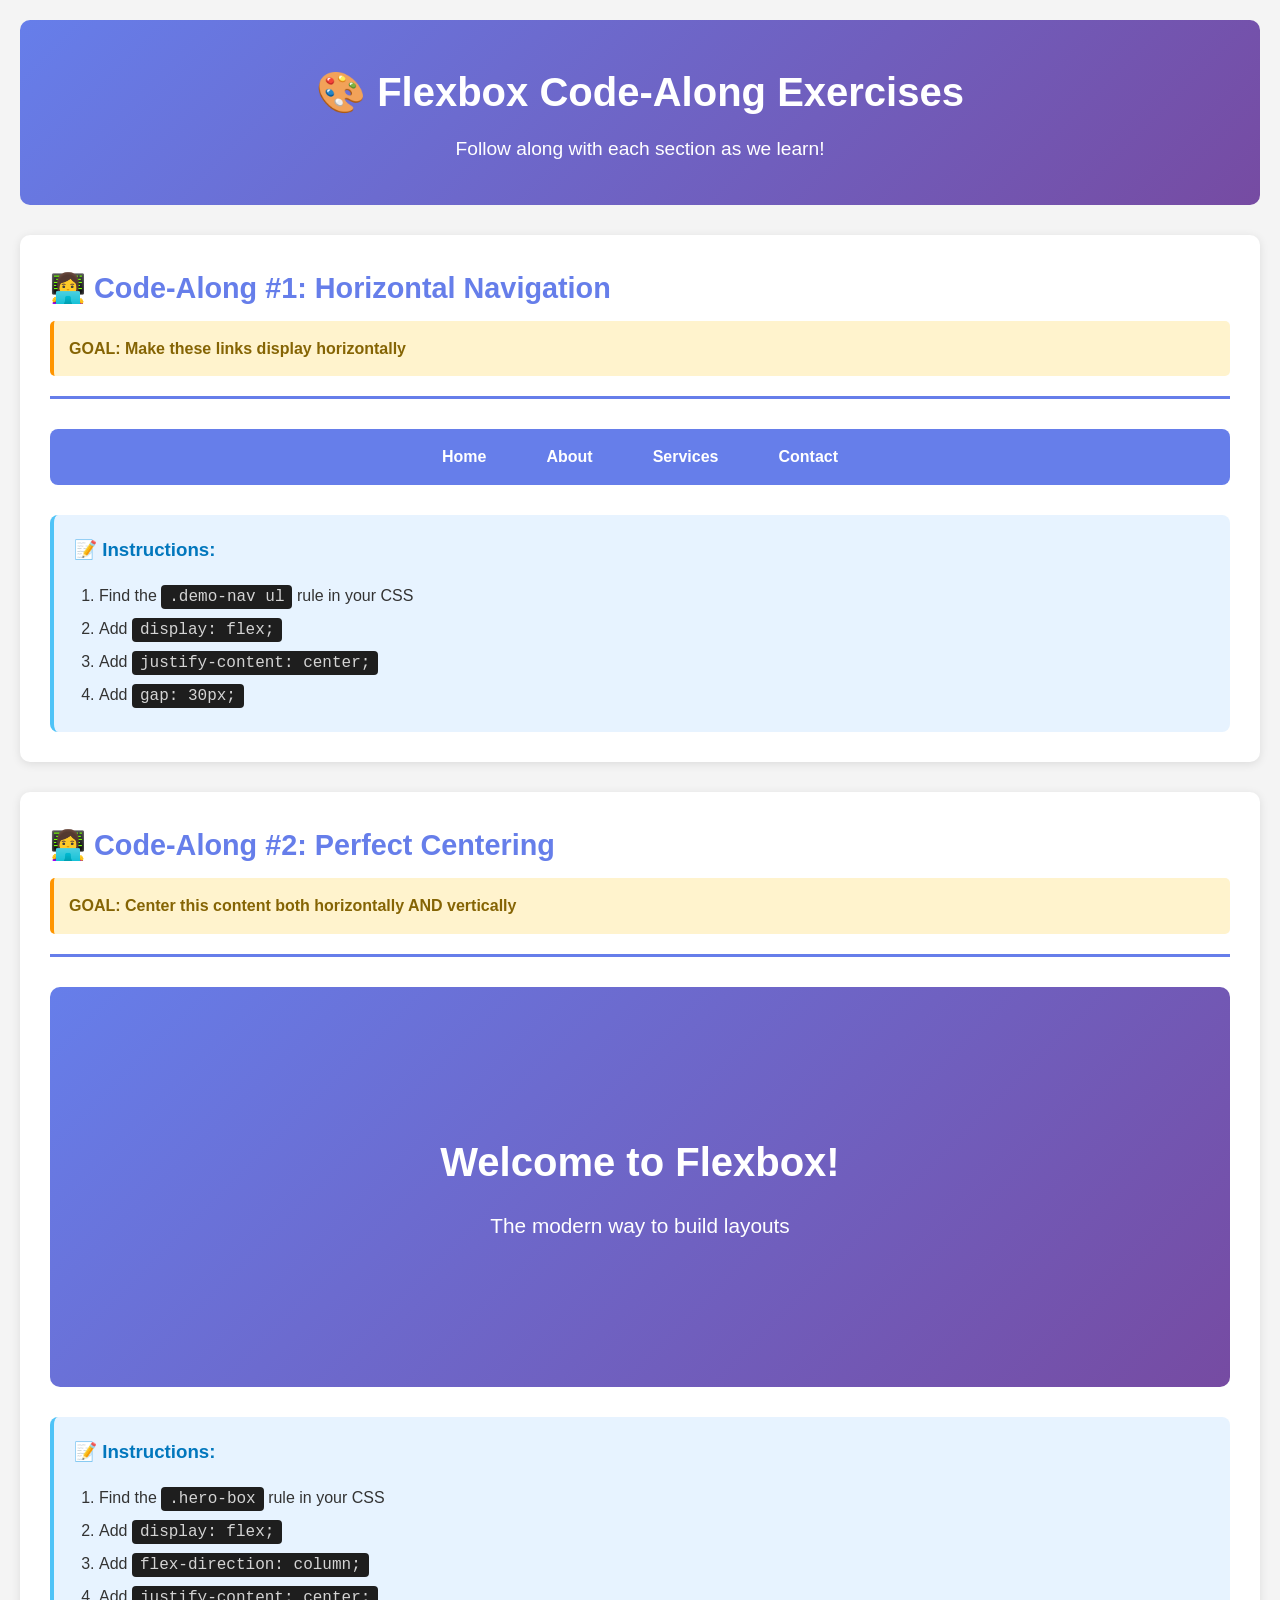
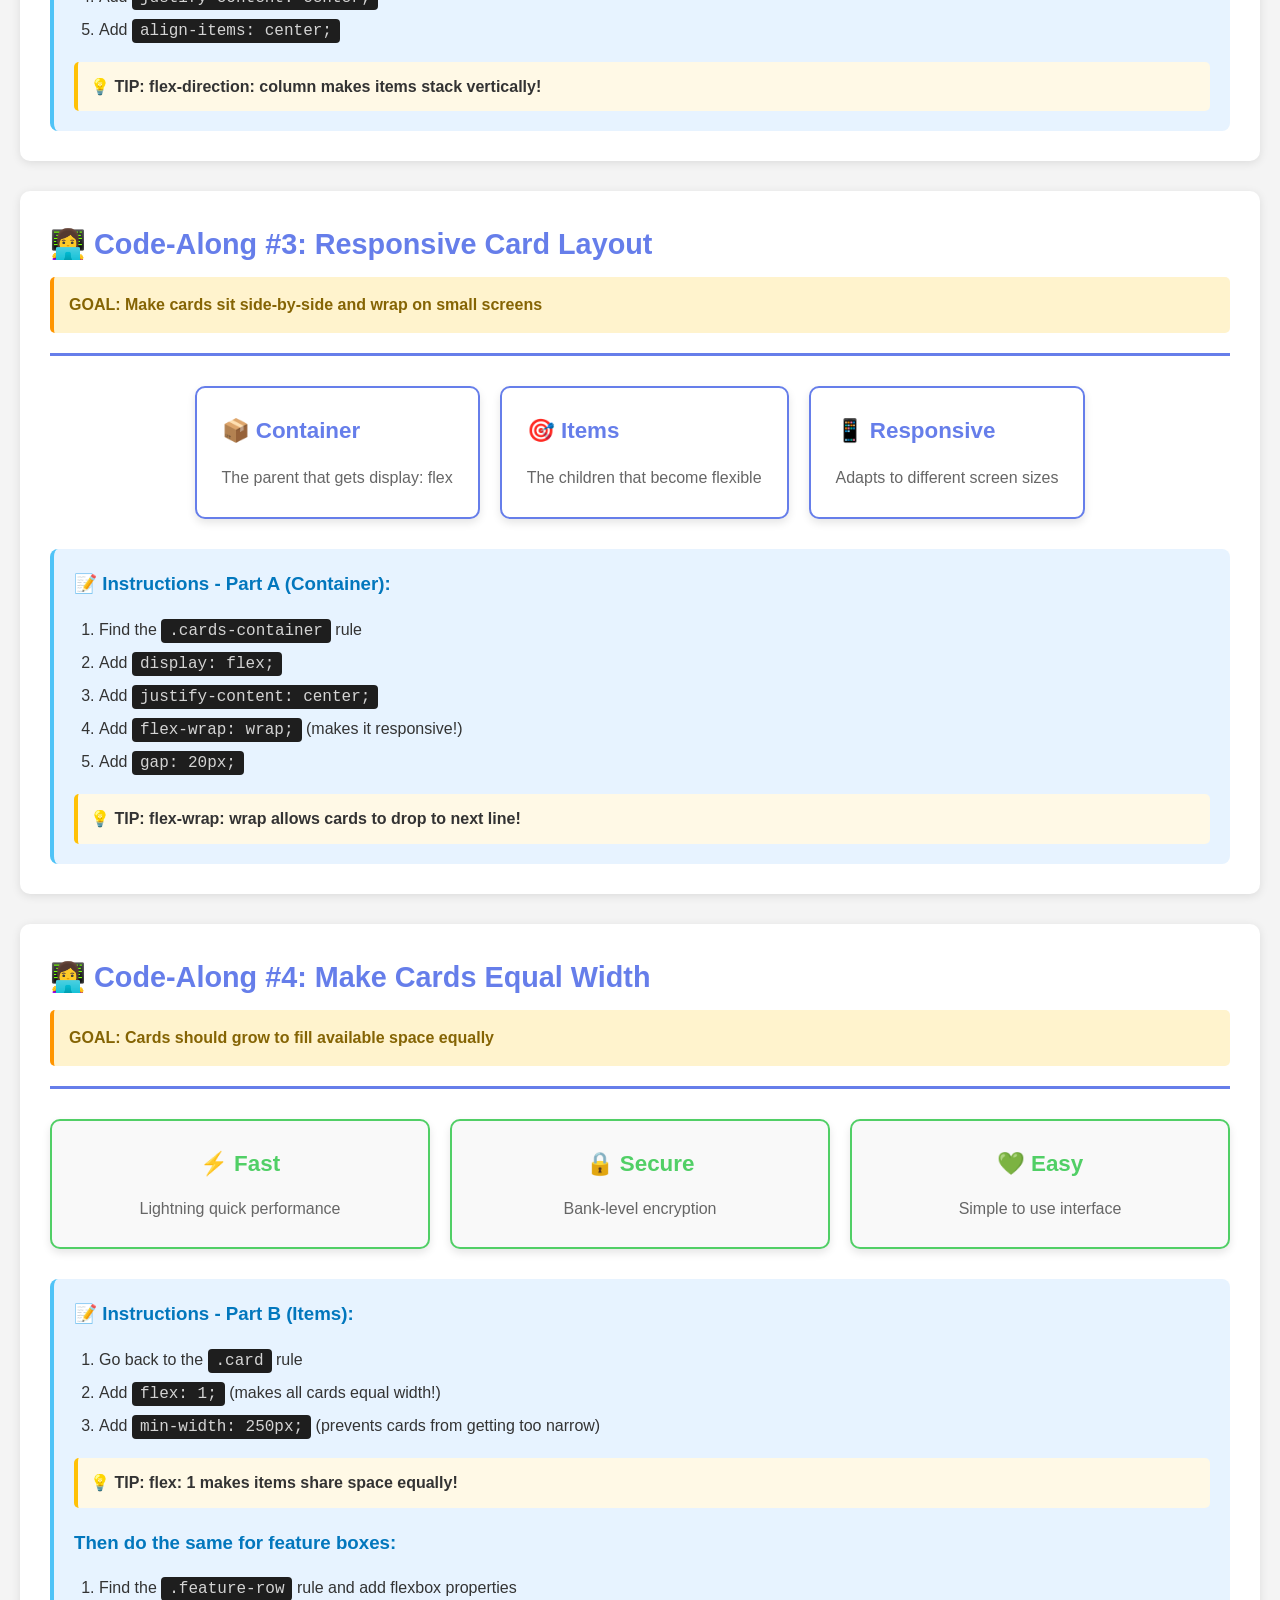
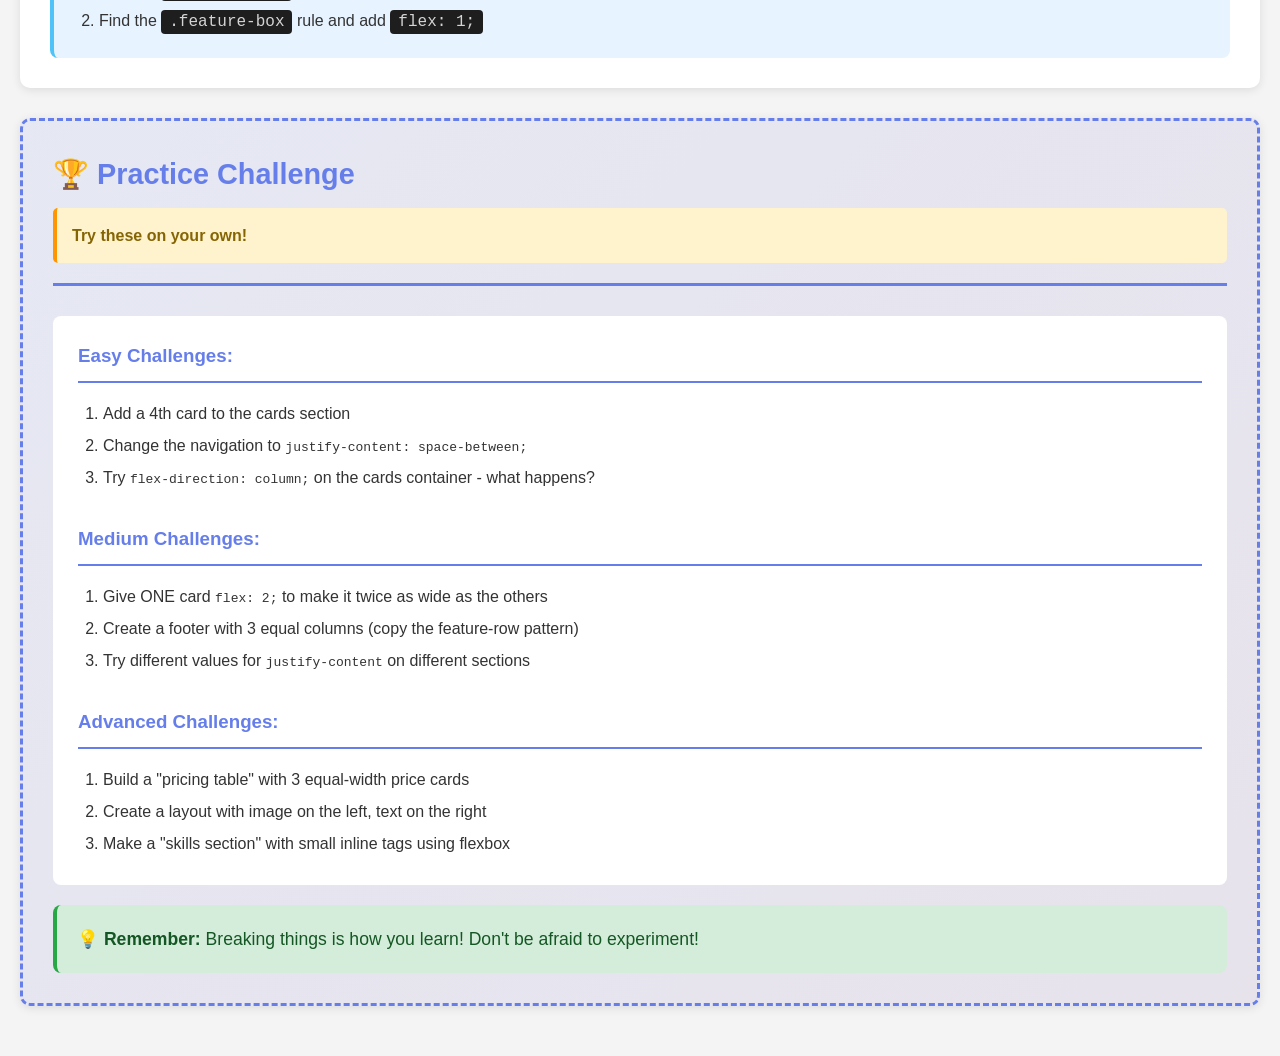
<file: Lesson5-display/part1-flexbox/L5-1_flexbox-starter.html>
<!DOCTYPE html>
<html lang="en">
<head>
    <meta charset="UTF-8">
    <meta name="viewport" content="width=device-width, initial-scale=1.0">
    <title>Flexbox Code-Along - Lesson 5-1</title>
    <link rel="stylesheet" href="style.css">
</head>
<body>

    <header>
        <h1>🎨 Flexbox Code-Along Exercises</h1>
        <p>Follow along with each section as we learn!</p>
    </header>

    <!-- ========================================
         CODE-ALONG #1: HORIZONTAL NAVIGATION
         ======================================== -->
    <section class="example-section">
        <div class="section-header">
            <h2>👩‍💻 Code-Along #1: Horizontal Navigation</h2>
            <p class="goal">GOAL: Make these links display horizontally</p>
        </div>

        <nav class="demo-nav">
            <ul>
                <li><a href="#home">Home</a></li>
                <li><a href="#about">About</a></li>
                <li><a href="#services">Services</a></li>
                <li><a href="#contact">Contact</a></li>
            </ul>
        </nav>

        <div class="instructions">
            <h3>📝 Instructions:</h3>
            <ol>
                <li>Find the <code>.demo-nav ul</code> rule in your CSS</code></li>
                <li>Add <code>display: flex;</code></li>
                <li>Add <code>justify-content: center;</code></li>
                <li>Add <code>gap: 30px;</code></li>
            </ol>
        </div>
    </section>

    <!-- ========================================
         CODE-ALONG #2: PERFECT CENTERING
         ======================================== -->
    <section class="example-section">
        <div class="section-header">
            <h2>👩‍💻 Code-Along #2: Perfect Centering</h2>
            <p class="goal">GOAL: Center this content both horizontally AND vertically</p>
        </div>

        <div class="hero-box">
            <h1>Welcome to Flexbox!</h1>
            <p>The modern way to build layouts</p>
        </div>

        <div class="instructions">
            <h3>📝 Instructions:</h3>
            <ol>
                <li>Find the <code>.hero-box</code> rule in your CSS</li>
                <li>Add <code>display: flex;</code></li>
                <li>Add <code>flex-direction: column;</code></li>
                <li>Add <code>justify-content: center;</code></li>
                <li>Add <code>align-items: center;</code></li>
            </ol>
            <p class="tip">💡 TIP: flex-direction: column makes items stack vertically!</p>
        </div>
    </section>

    <!-- ========================================
         CODE-ALONG #3: RESPONSIVE CARDS
         ======================================== -->
    <section class="example-section">
        <div class="section-header">
            <h2>👩‍💻 Code-Along #3: Responsive Card Layout</h2>
            <p class="goal">GOAL: Make cards sit side-by-side and wrap on small screens</p>
        </div>

        <div class="cards-container">
            <div class="card">
                <h3>📦 Container</h3>
                <p>The parent that gets display: flex</p>
            </div>
            <div class="card">
                <h3>🎯 Items</h3>
                <p>The children that become flexible</p>
            </div>
            <div class="card">
                <h3>📱 Responsive</h3>
                <p>Adapts to different screen sizes</p>
            </div>
        </div>

        <div class="instructions">
            <h3>📝 Instructions - Part A (Container):</h3>
            <ol>
                <li>Find the <code>.cards-container</code> rule</li>
                <li>Add <code>display: flex;</code></li>
                <li>Add <code>justify-content: center;</code></li>
                <li>Add <code>flex-wrap: wrap;</code> (makes it responsive!)</li>
                <li>Add <code>gap: 20px;</code></li>
            </ol>
            <p class="tip">💡 TIP: flex-wrap: wrap allows cards to drop to next line!</p>
        </div>
    </section>

    <!-- ========================================
         CODE-ALONG #4: EQUAL-WIDTH CARDS
         ======================================== -->
    <section class="example-section">
        <div class="section-header">
            <h2>👩‍💻 Code-Along #4: Make Cards Equal Width</h2>
            <p class="goal">GOAL: Cards should grow to fill available space equally</p>
        </div>

        <div class="feature-row">
            <div class="feature-box">
                <h3>⚡ Fast</h3>
                <p>Lightning quick performance</p>
            </div>
            <div class="feature-box">
                <h3>🔒 Secure</h3>
                <p>Bank-level encryption</p>
            </div>
            <div class="feature-box">
                <h3>💚 Easy</h3>
                <p>Simple to use interface</p>
            </div>
        </div>

        <div class="instructions">
            <h3>📝 Instructions - Part B (Items):</h3>
            <ol>
                <li>Go back to the <code>.card</code> rule</li>
                <li>Add <code>flex: 1;</code> (makes all cards equal width!)</li>
                <li>Add <code>min-width: 250px;</code> (prevents cards from getting too narrow)</li>
            </ol>
            <p class="tip">💡 TIP: flex: 1 makes items share space equally!</p>
            
            <h3 style="margin-top: 20px;">Then do the same for feature boxes:</h3>
            <ol>
                <li>Find the <code>.feature-row</code> rule and add flexbox properties</li>
                <li>Find the <code>.feature-box</code> rule and add <code>flex: 1;</code></li>
            </ol>
        </div>
    </section>

    <!-- ========================================
         PRACTICE SECTION
         ======================================== -->
    <section class="example-section practice-section">
        <div class="section-header">
            <h2>🏆 Practice Challenge</h2>
            <p class="goal">Try these on your own!</p>
        </div>

        <div class="challenge-list">
            <h3>Easy Challenges:</h3>
            <ol>
                <li>Add a 4th card to the cards section</li>
                <li>Change the navigation to <code>justify-content: space-between;</code></li>
                <li>Try <code>flex-direction: column;</code> on the cards container - what happens?</li>
            </ol>

            <h3 style="margin-top: 30px;">Medium Challenges:</h3>
            <ol>
                <li>Give ONE card <code>flex: 2;</code> to make it twice as wide as the others</li>
                <li>Create a footer with 3 equal columns (copy the feature-row pattern)</li>
                <li>Try different values for <code>justify-content</code> on different sections</li>
            </ol>

            <h3 style="margin-top: 30px;">Advanced Challenges:</h3>
            <ol>
                <li>Build a "pricing table" with 3 equal-width price cards</li>
                <li>Create a layout with image on the left, text on the right</li>
                <li>Make a "skills section" with small inline tags using flexbox</li>
            </ol>
        </div>

        <div class="success-message">
            <p>💡 <strong>Remember:</strong> Breaking things is how you learn! Don't be afraid to experiment!</p>
        </div>
    </section>

</body>
</html>
</file>
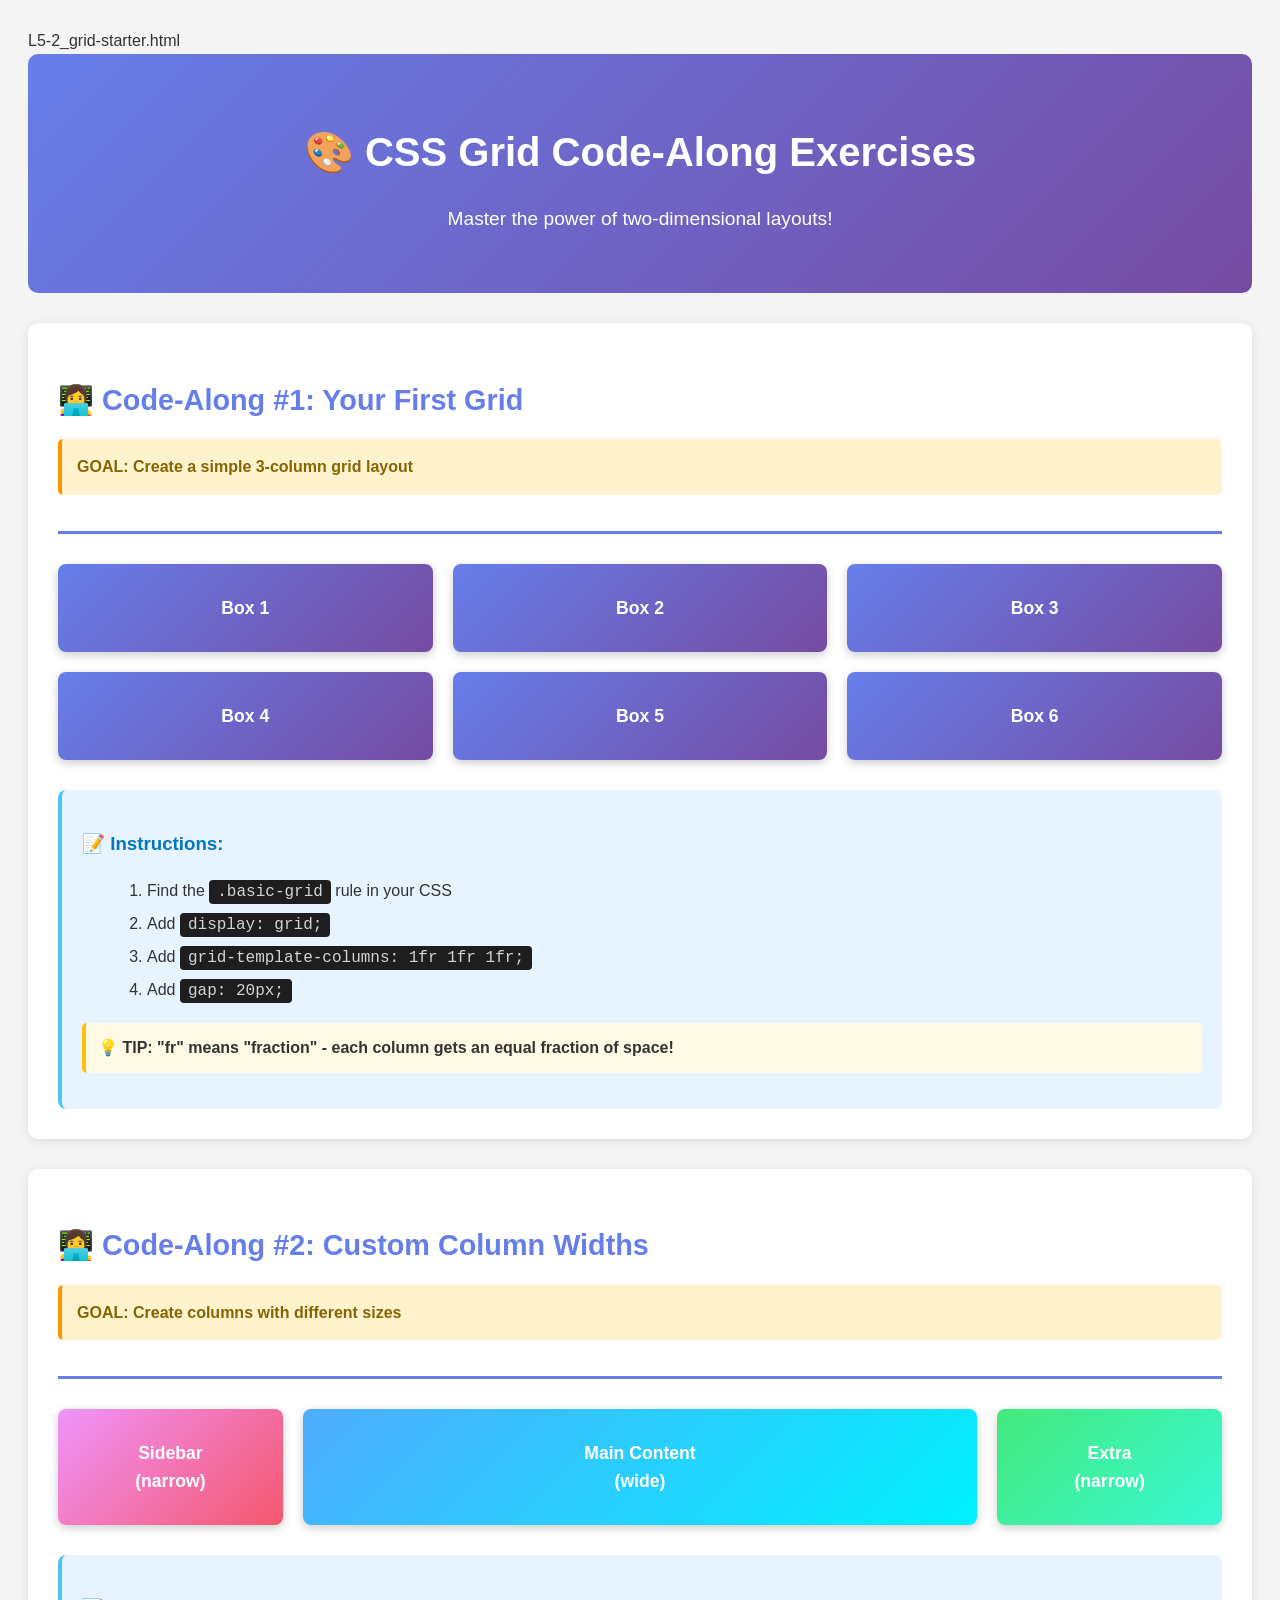
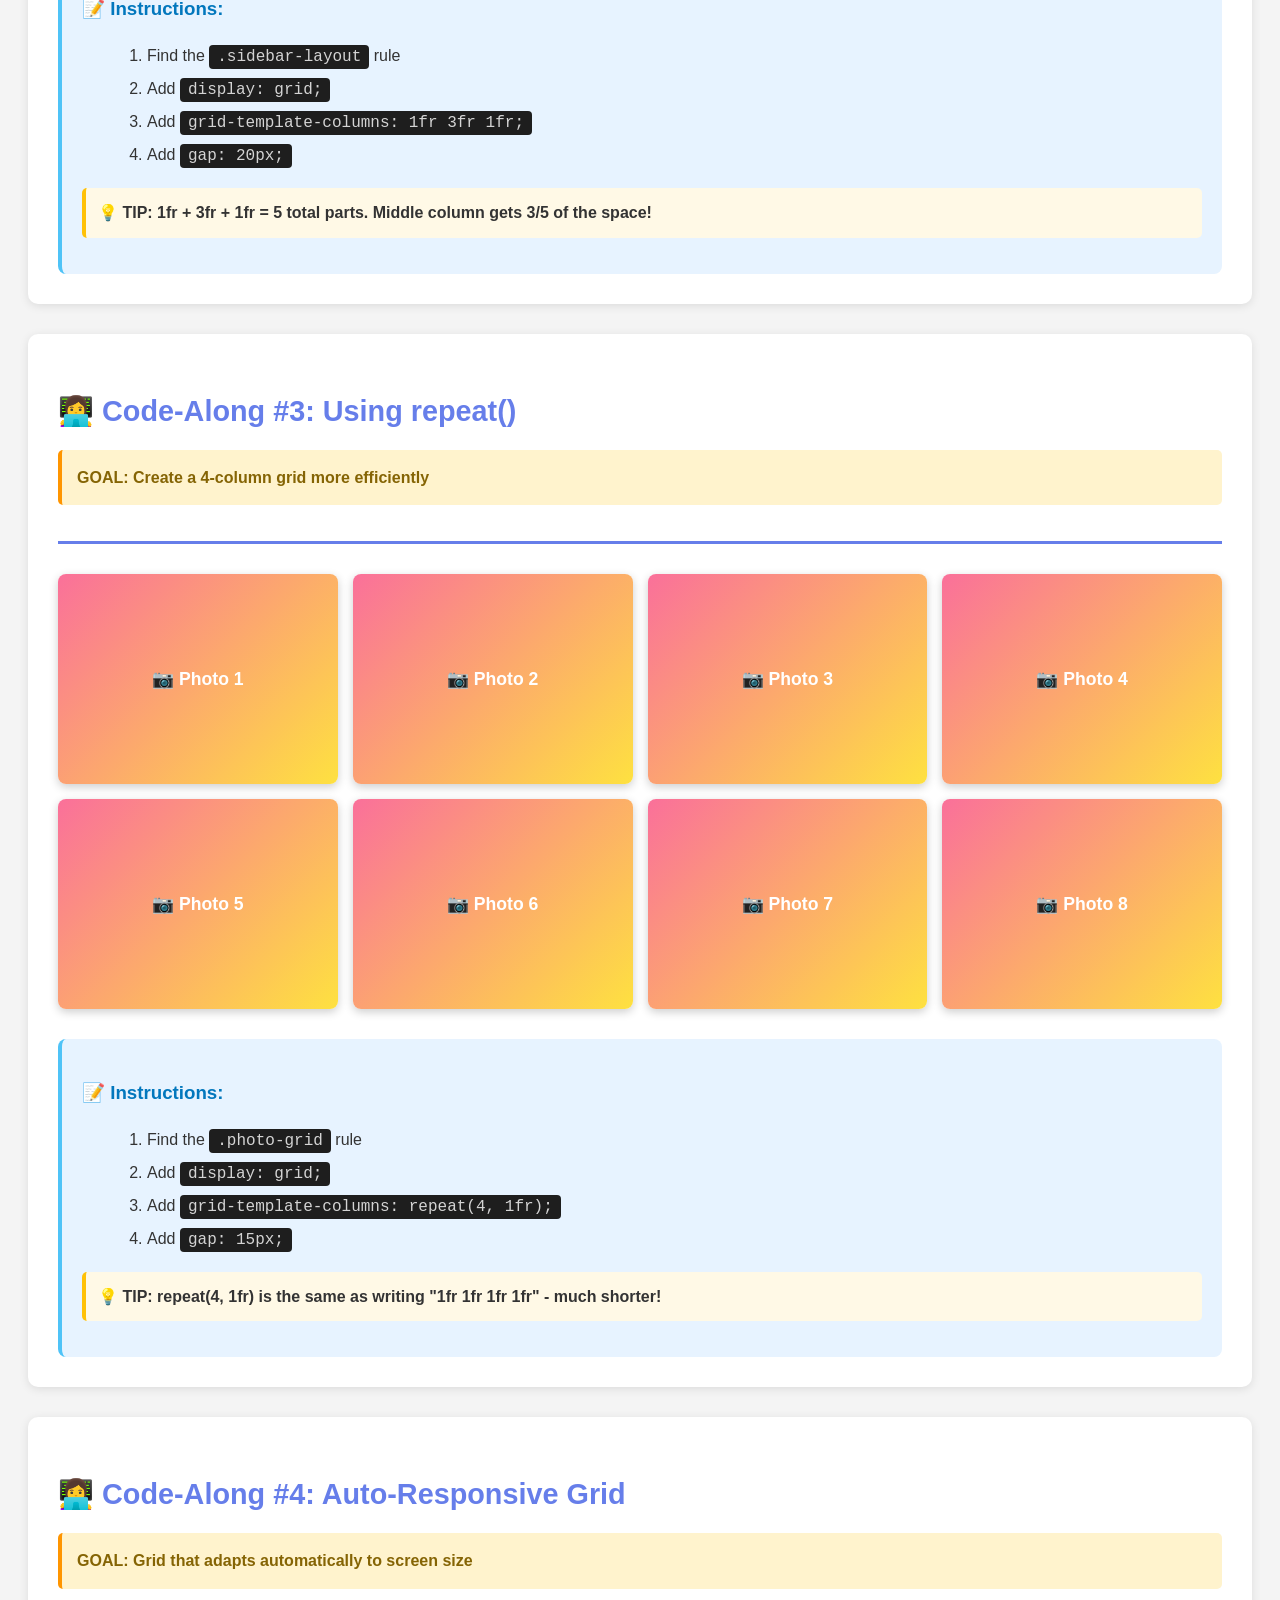
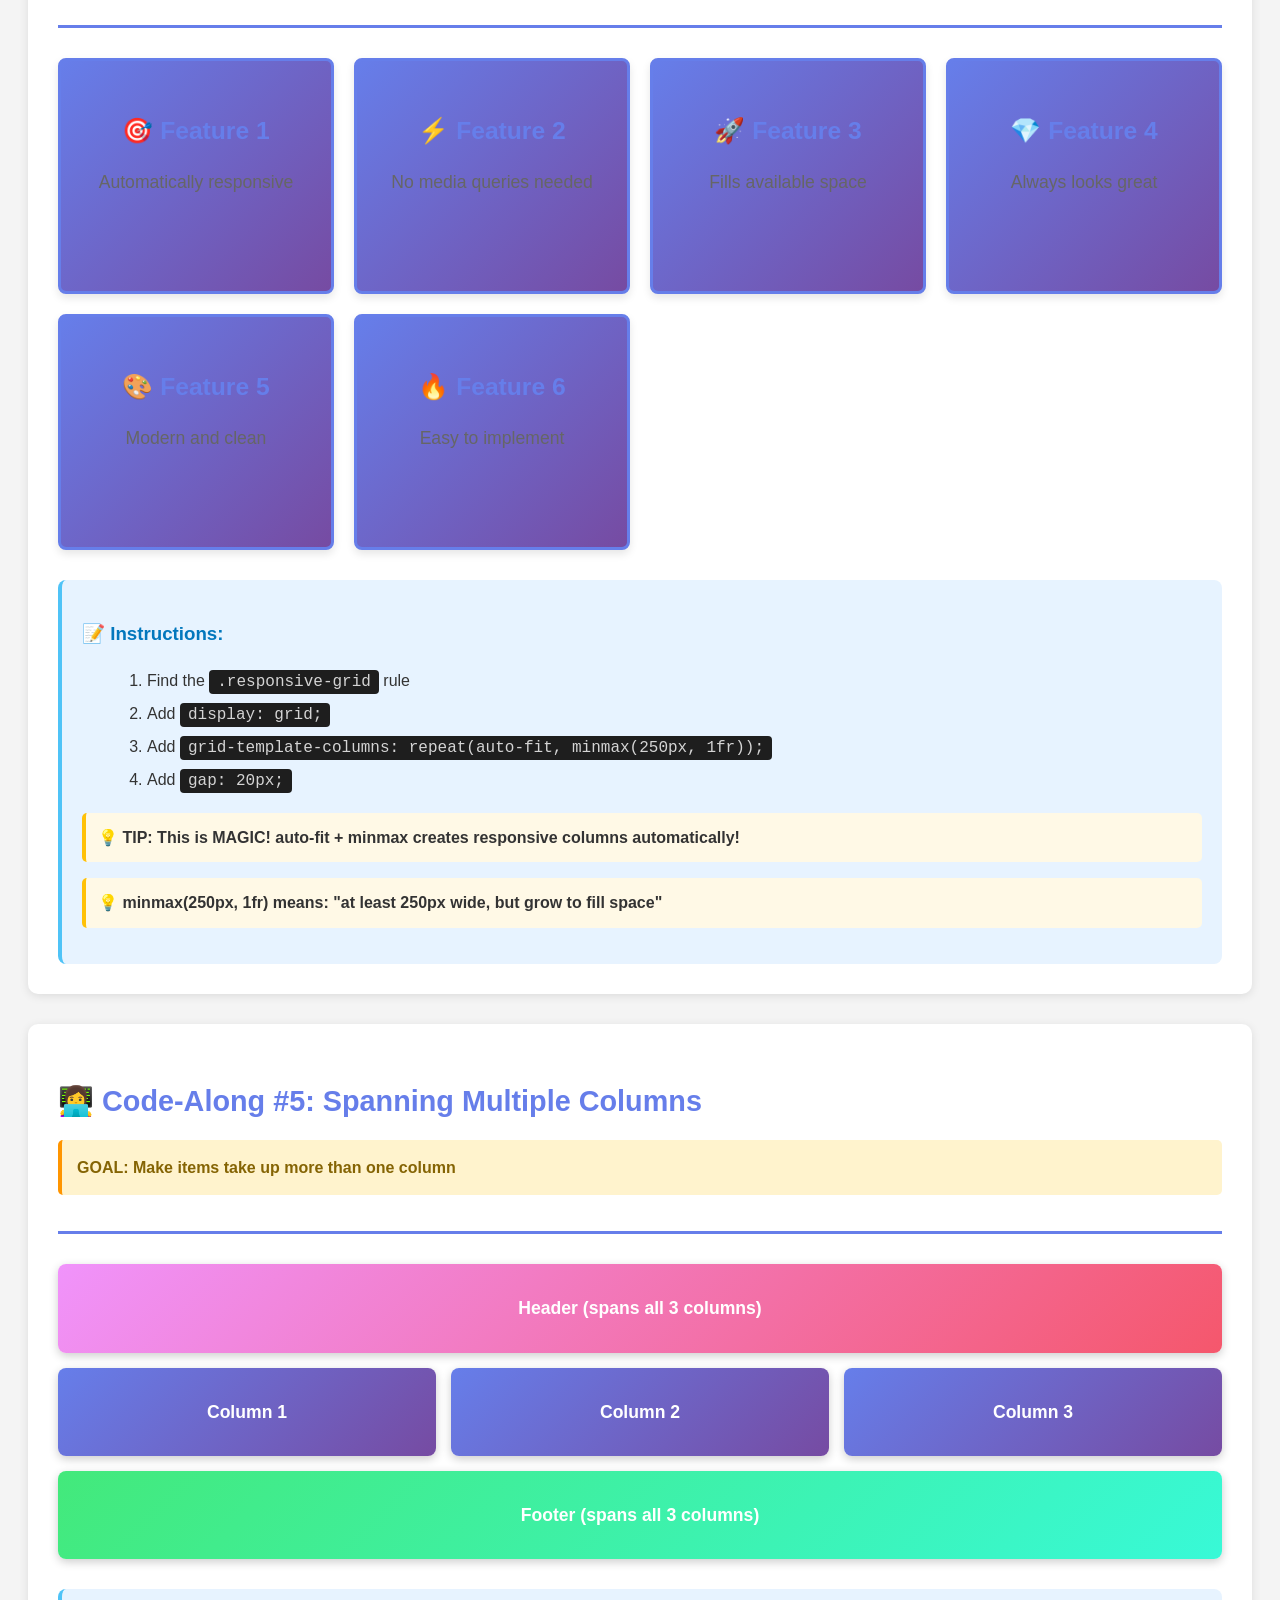
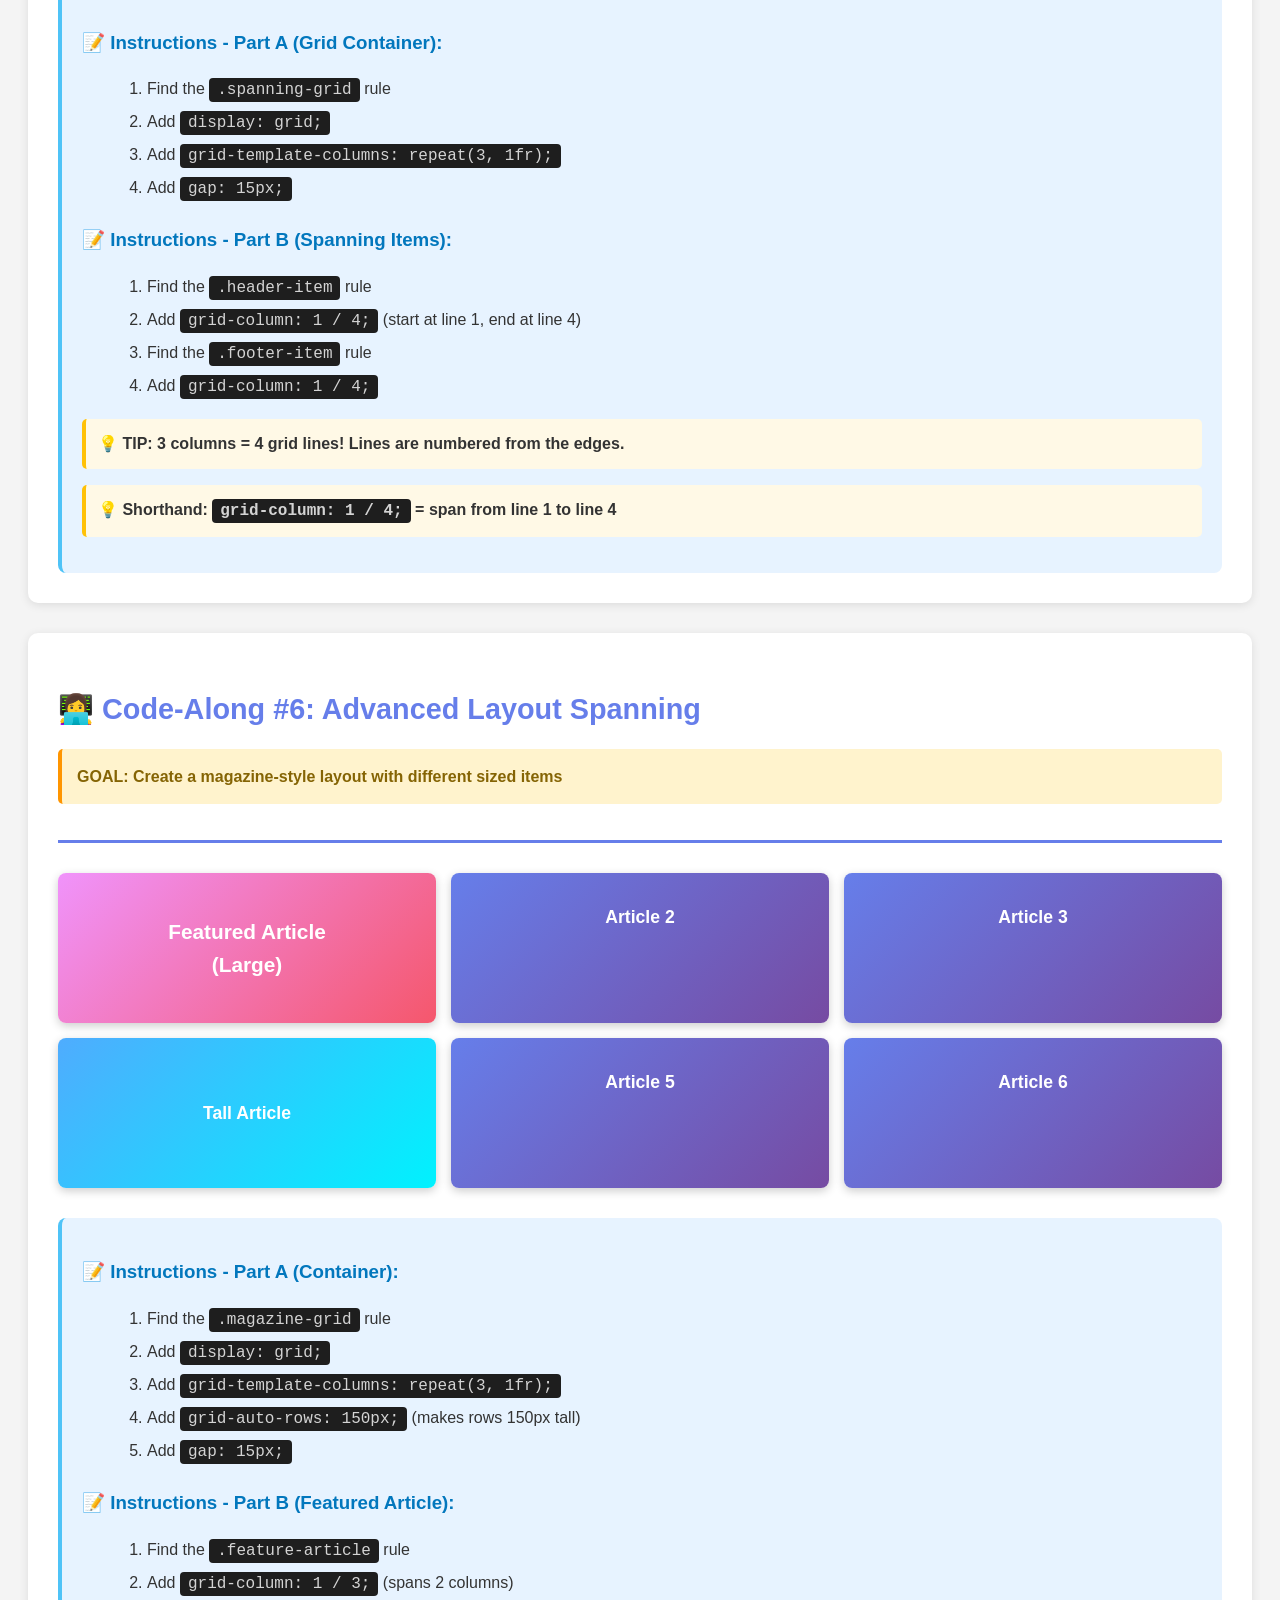
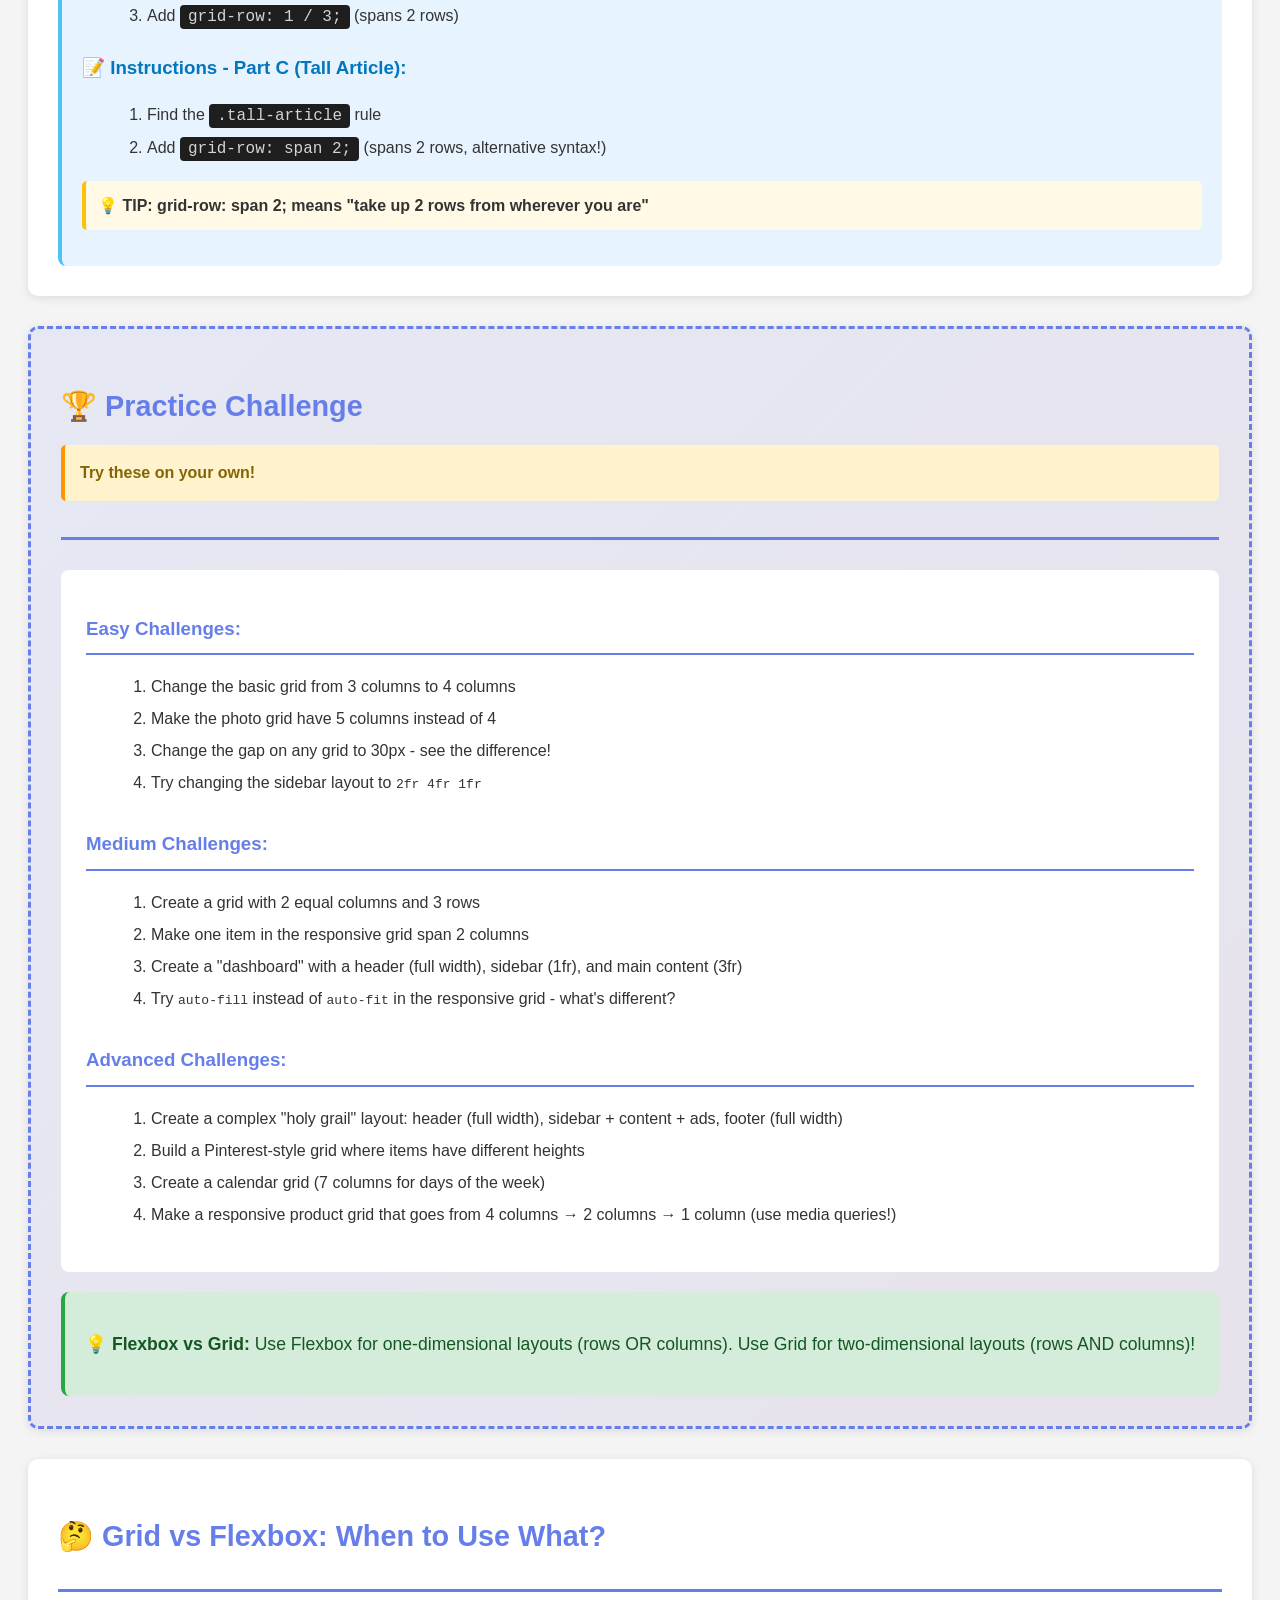
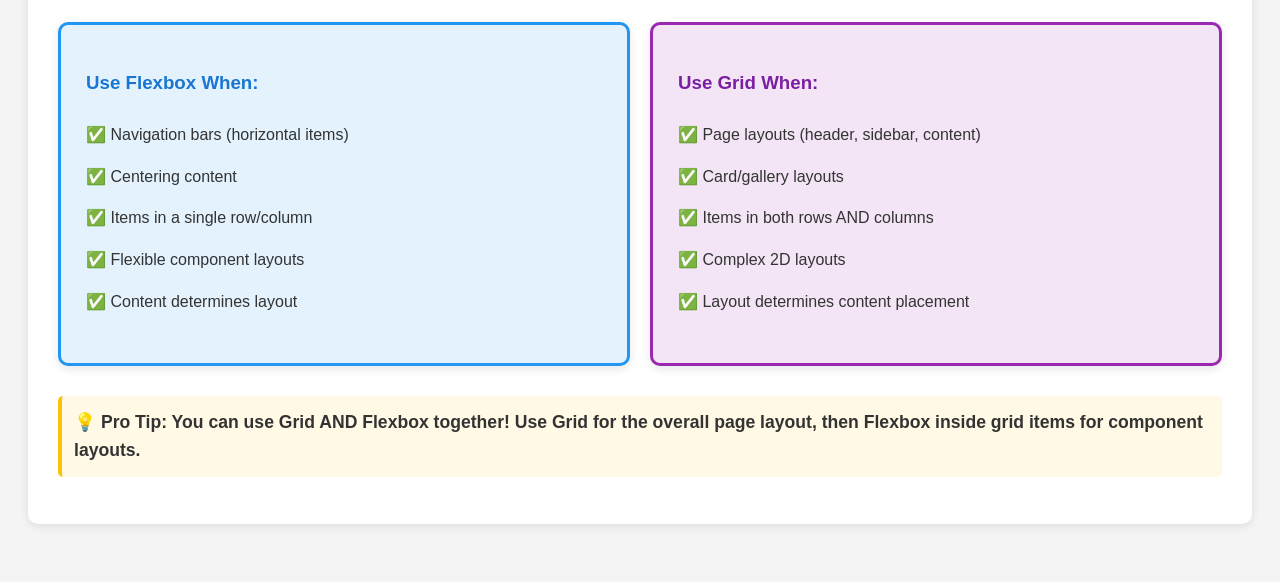
<file: Lesson5-display/part2-grid/L5_2grid.html>
L5-2_grid-starter.html
<!DOCTYPE html>
<html lang="en">
<head>
    <meta charset="UTF-8">
    <meta name="viewport" content="width=device-width, initial-scale=1.0">
    <title>CSS Grid Code-Along - Lesson 5-2</title>
    <link rel="stylesheet" href="style.css">
</head>
<body>

    <header>
        <h1>🎨 CSS Grid Code-Along Exercises</h1>
        <p>Master the power of two-dimensional layouts!</p>
    </header>

    <!-- ========================================
         CODE-ALONG #1: BASIC GRID
         ======================================== -->
    <section class="example-section">
        <div class="section-header">
            <h2>👩‍💻 Code-Along #1: Your First Grid</h2>
            <p class="goal">GOAL: Create a simple 3-column grid layout</p>
        </div>

        <div class="basic-grid">
            <div class="grid-item">Box 1</div>
            <div class="grid-item">Box 2</div>
            <div class="grid-item">Box 3</div>
            <div class="grid-item">Box 4</div>
            <div class="grid-item">Box 5</div>
            <div class="grid-item">Box 6</div>
        </div>

        <div class="instructions">
            <h3>📝 Instructions:</h3>
            <ol>
                <li>Find the <code>.basic-grid</code> rule in your CSS</li>
                <li>Add <code>display: grid;</code></li>
                <li>Add <code>grid-template-columns: 1fr 1fr 1fr;</code></li>
                <li>Add <code>gap: 20px;</code></li>
            </ol>
            <p class="tip">💡 TIP: "fr" means "fraction" - each column gets an equal fraction of space!</p>
        </div>
    </section>

    <!-- ========================================
         CODE-ALONG #2: DIFFERENT COLUMN SIZES
         ======================================== -->
    <section class="example-section">
        <div class="section-header">
            <h2>👩‍💻 Code-Along #2: Custom Column Widths</h2>
            <p class="goal">GOAL: Create columns with different sizes</p>
        </div>

        <div class="sidebar-layout">
            <div class="grid-item sidebar">Sidebar<br>(narrow)</div>
            <div class="grid-item main">Main Content<br>(wide)</div>
            <div class="grid-item extra">Extra<br>(narrow)</div>
        </div>

        <div class="instructions">
            <h3>📝 Instructions:</h3>
            <ol>
                <li>Find the <code>.sidebar-layout</code> rule</li>
                <li>Add <code>display: grid;</code></li>
                <li>Add <code>grid-template-columns: 1fr 3fr 1fr;</code></li>
                <li>Add <code>gap: 20px;</code></li>
            </ol>
            <p class="tip">💡 TIP: 1fr + 3fr + 1fr = 5 total parts. Middle column gets 3/5 of the space!</p>
        </div>
    </section>

    <!-- ========================================
         CODE-ALONG #3: REPEAT FUNCTION
         ======================================== -->
    <section class="example-section">
        <div class="section-header">
            <h2>👩‍💻 Code-Along #3: Using repeat()</h2>
            <p class="goal">GOAL: Create a 4-column grid more efficiently</p>
        </div>

        <div class="photo-grid">
            <div class="grid-item photo">📷 Photo 1</div>
            <div class="grid-item photo">📷 Photo 2</div>
            <div class="grid-item photo">📷 Photo 3</div>
            <div class="grid-item photo">📷 Photo 4</div>
            <div class="grid-item photo">📷 Photo 5</div>
            <div class="grid-item photo">📷 Photo 6</div>
            <div class="grid-item photo">📷 Photo 7</div>
            <div class="grid-item photo">📷 Photo 8</div>
        </div>

        <div class="instructions">
            <h3>📝 Instructions:</h3>
            <ol>
                <li>Find the <code>.photo-grid</code> rule</li>
                <li>Add <code>display: grid;</code></li>
                <li>Add <code>grid-template-columns: repeat(4, 1fr);</code></li>
                <li>Add <code>gap: 15px;</code></li>
            </ol>
            <p class="tip">💡 TIP: repeat(4, 1fr) is the same as writing "1fr 1fr 1fr 1fr" - much shorter!</p>
        </div>
    </section>

    <!-- ========================================
         CODE-ALONG #4: RESPONSIVE GRID
         ======================================== -->
    <section class="example-section">
        <div class="section-header">
            <h2>👩‍💻 Code-Along #4: Auto-Responsive Grid</h2>
            <p class="goal">GOAL: Grid that adapts automatically to screen size</p>
        </div>

        <div class="responsive-grid">
            <div class="grid-item card-item">
                <h3>🎯 Feature 1</h3>
                <p>Automatically responsive</p>
            </div>
            <div class="grid-item card-item">
                <h3>⚡ Feature 2</h3>
                <p>No media queries needed</p>
            </div>
            <div class="grid-item card-item">
                <h3>🚀 Feature 3</h3>
                <p>Fills available space</p>
            </div>
            <div class="grid-item card-item">
                <h3>💎 Feature 4</h3>
                <p>Always looks great</p>
            </div>
            <div class="grid-item card-item">
                <h3>🎨 Feature 5</h3>
                <p>Modern and clean</p>
            </div>
            <div class="grid-item card-item">
                <h3>🔥 Feature 6</h3>
                <p>Easy to implement</p>
            </div>
        </div>

        <div class="instructions">
            <h3>📝 Instructions:</h3>
            <ol>
                <li>Find the <code>.responsive-grid</code> rule</li>
                <li>Add <code>display: grid;</code></li>
                <li>Add <code>grid-template-columns: repeat(auto-fit, minmax(250px, 1fr));</code></li>
                <li>Add <code>gap: 20px;</code></li>
            </ol>
            <p class="tip">💡 TIP: This is MAGIC! auto-fit + minmax creates responsive columns automatically!</p>
            <p class="tip">💡 minmax(250px, 1fr) means: "at least 250px wide, but grow to fill space"</p>
        </div>
    </section>

    <!-- ========================================
         CODE-ALONG #5: SPANNING CELLS
         ======================================== -->
    <section class="example-section">
        <div class="section-header">
            <h2>👩‍💻 Code-Along #5: Spanning Multiple Columns</h2>
            <p class="goal">GOAL: Make items take up more than one column</p>
        </div>

        <div class="spanning-grid">
            <div class="grid-item header-item">Header (spans all 3 columns)</div>
            <div class="grid-item">Column 1</div>
            <div class="grid-item">Column 2</div>
            <div class="grid-item">Column 3</div>
            <div class="grid-item footer-item">Footer (spans all 3 columns)</div>
        </div>

        <div class="instructions">
            <h3>📝 Instructions - Part A (Grid Container):</h3>
            <ol>
                <li>Find the <code>.spanning-grid</code> rule</li>
                <li>Add <code>display: grid;</code></li>
                <li>Add <code>grid-template-columns: repeat(3, 1fr);</code></li>
                <li>Add <code>gap: 15px;</code></li>
            </ol>
            
            <h3 style="margin-top: 20px;">📝 Instructions - Part B (Spanning Items):</h3>
            <ol>
                <li>Find the <code>.header-item</code> rule</li>
                <li>Add <code>grid-column: 1 / 4;</code> (start at line 1, end at line 4)</li>
                <li>Find the <code>.footer-item</code> rule</li>
                <li>Add <code>grid-column: 1 / 4;</code></li>
            </ol>
            <p class="tip">💡 TIP: 3 columns = 4 grid lines! Lines are numbered from the edges.</p>
            <p class="tip">💡 Shorthand: <code>grid-column: 1 / 4;</code> = span from line 1 to line 4</p>
        </div>
    </section>

    <!-- ========================================
         CODE-ALONG #6: ADVANCED SPANNING
         ======================================== -->
    <section class="example-section">
        <div class="section-header">
            <h2>👩‍💻 Code-Along #6: Advanced Layout Spanning</h2>
            <p class="goal">GOAL: Create a magazine-style layout with different sized items</p>
        </div>

        <div class="magazine-grid">
            <div class="grid-item feature-article">Featured Article<br>(Large)</div>
            <div class="grid-item">Article 2</div>
            <div class="grid-item">Article 3</div>
            <div class="grid-item tall-article">Tall Article</div>
            <div class="grid-item">Article 5</div>
            <div class="grid-item">Article 6</div>
        </div>

        <div class="instructions">
            <h3>📝 Instructions - Part A (Container):</h3>
            <ol>
                <li>Find the <code>.magazine-grid</code> rule</li>
                <li>Add <code>display: grid;</code></li>
                <li>Add <code>grid-template-columns: repeat(3, 1fr);</code></li>
                <li>Add <code>grid-auto-rows: 150px;</code> (makes rows 150px tall)</li>
                <li>Add <code>gap: 15px;</code></li>
            </ol>
            
            <h3 style="margin-top: 20px;">📝 Instructions - Part B (Featured Article):</h3>
            <ol>
                <li>Find the <code>.feature-article</code> rule</li>
                <li>Add <code>grid-column: 1 / 3;</code> (spans 2 columns)</li>
                <li>Add <code>grid-row: 1 / 3;</code> (spans 2 rows)</li>
            </ol>
            
            <h3 style="margin-top: 20px;">📝 Instructions - Part C (Tall Article):</h3>
            <ol>
                <li>Find the <code>.tall-article</code> rule</li>
                <li>Add <code>grid-row: span 2;</code> (spans 2 rows, alternative syntax!)</li>
            </ol>
            <p class="tip">💡 TIP: grid-row: span 2; means "take up 2 rows from wherever you are"</p>
        </div>
    </section>

    <!-- ========================================
         PRACTICE SECTION
         ======================================== -->
    <section class="example-section practice-section">
        <div class="section-header">
            <h2>🏆 Practice Challenge</h2>
            <p class="goal">Try these on your own!</p>
        </div>

        <div class="challenge-list">
            <h3>Easy Challenges:</h3>
            <ol>
                <li>Change the basic grid from 3 columns to 4 columns</li>
                <li>Make the photo grid have 5 columns instead of 4</li>
                <li>Change the gap on any grid to 30px - see the difference!</li>
                <li>Try changing the sidebar layout to <code>2fr 4fr 1fr</code></li>
            </ol>

            <h3 style="margin-top: 30px;">Medium Challenges:</h3>
            <ol>
                <li>Create a grid with 2 equal columns and 3 rows</li>
                <li>Make one item in the responsive grid span 2 columns</li>
                <li>Create a "dashboard" with a header (full width), sidebar (1fr), and main content (3fr)</li>
                <li>Try <code>auto-fill</code> instead of <code>auto-fit</code> in the responsive grid - what's different?</li>
            </ol>

            <h3 style="margin-top: 30px;">Advanced Challenges:</h3>
            <ol>
                <li>Create a complex "holy grail" layout: header (full width), sidebar + content + ads, footer (full width)</li>
                <li>Build a Pinterest-style grid where items have different heights</li>
                <li>Create a calendar grid (7 columns for days of the week)</li>
                <li>Make a responsive product grid that goes from 4 columns → 2 columns → 1 column (use media queries!)</li>
            </ol>
        </div>

        <div class="success-message">
            <p>💡 <strong>Flexbox vs Grid:</strong> Use Flexbox for one-dimensional layouts (rows OR columns). Use Grid for two-dimensional layouts (rows AND columns)!</p>
        </div>
    </section>

    <!-- ========================================
         WHEN TO USE GRID VS FLEXBOX
         ======================================== -->
    <section class="example-section">
        <div class="section-header">
            <h2>🤔 Grid vs Flexbox: When to Use What?</h2>
        </div>

        <div class="comparison-grid">
            <div class="comparison-box flexbox-box">
                <h3>Use Flexbox When:</h3>
                <ul>
                    <li>✅ Navigation bars (horizontal items)</li>
                    <li>✅ Centering content</li>
                    <li>✅ Items in a single row/column</li>
                    <li>✅ Flexible component layouts</li>
                    <li>✅ Content determines layout</li>
                </ul>
            </div>
            <div class="comparison-box grid-box">
                <h3>Use Grid When:</h3>
                <ul>
                    <li>✅ Page layouts (header, sidebar, content)</li>
                    <li>✅ Card/gallery layouts</li>
                    <li>✅ Items in both rows AND columns</li>
                    <li>✅ Complex 2D layouts</li>
                    <li>✅ Layout determines content placement</li>
                </ul>
            </div>
        </div>

        <p class="tip" style="margin-top: 20px; font-size: 1.1em;">
            💡 <strong>Pro Tip:</strong> You can use Grid AND Flexbox together! Use Grid for the overall page layout, then Flexbox inside grid items for component layouts.
        </p>
    </section>

</body>
</html>
</file>
<file: Lesson13-Animations/style.css>
div{
    width: 100px;
    height: 100px;
    background-color: red;
    position: relative;
    /* animation-name: example;
    animation-duration: 4s; */
    /* animation: moveColor 1s infinite; */
    animation: ColorTransform 2s infinite;
}

@keyframes example {
    from {background-color: red;}
    to {background-color: yellowgreen;}
}
@keyframes example {
    0%{background-color: red;}
    25%{background-color: #ff8800;}
    50%{background-color: rgb(128, 255, 0);}
    75%{background-color: rgb(0, 255, 234);}
    100%{background-color: rgb(0, 195, 255);}
}
@keyframes moveColor {
    0%{background-color: red; left:0px; top: 0px;}
    25%{background-color: #ff8800;left:150px; top: 0px;}
    50%{background-color: rgb(128, 255, 0);left: 150px; top: 150px;}
    75%{background-color: rgb(0, 255, 234); left:0; top:150px}
    100%{background-color: rgb(0, 195, 255);left: 0; top: 0;}
}
@keyframes ColorTransform {
    0%{background-color: red; transform:  rotate(0deg) scale(1);}
    25%{background-color: #ff8800; transform: rotate(90deg) scale(1.2);}
    50%{background-color: rgb(128, 255, 0); transform: rotate(180deg) scale(1);}
    75%{background-color: rgb(0, 255, 234); transform: rotate(270deg) scale(1.2);}
    100%{background-color: rgb(0, 195, 255);transform: rotate(360deg) scale(1);}
}
</file>
<file: Lesson1-Intro to CSS/style.css>
body {
background-color: antiquewhite;
}
ul {
    color: #658568;
}
</file>
<file: Lesson2-Starter/style.css>
/* ==========================================
   PART 1: ELEMENT SELECTORS (5 minutes)
   Select ALL elements of a specific type
   ========================================== */

/* EXAMPLE - This is done for you: */
body {
    font-family: Arial, sans-serif;
    margin: 0;
    padding: 0;
    background-color: #d2cbfb;
}

/* TODO 1: Style ALL h2 headings
   - color: #2c3e50
   - text-align: center
*/
h2{
   color: #2c3e50;
   text-align: center;
}


/* TODO 2: Style ALL paragraphs
   - color: #555
   - line-height: 1.6
*/
p{
   color: #555;
   line-height: 1.6;
}


/* TODO 3: Style ALL buttons
   - padding: 10px 20px
   - border: none
   - border-radius: 5px
   - cursor: pointer
*/
button{
   padding: 10px 20px;
   border: none;
   border-radius: 5px;
   cursor: pointer;
}


/* ==========================================
   PART 2: CLASS SELECTORS (10 minutes)
   Select elements by class name (use .)
   ========================================== */

/* TODO 4: Style the .nav-link class
   - color: white
   - padding: 10px 15px
   - text-decoration: none
*/
.nav-link {
color:white;
padding: 10px 15px;
text-decoration: none;
}

/* TODO 5: Style the .btn class
   - background-color: #3498db
   - color: white
   - font-weight: bold
*/
.btn {
   background-color: #3498db;
   color: white;
   font-weight: bold
}

/* TODO 6: Style the .btn-primary class
   - background-color: #e74c3c
   - font-size: 18px
*/
.btn-primary {
   background-color: #e74c3c;
   font-size: 18px
}

/* TODO 7: Style the .game-card class
   - background-color: white
   - border: 2px solid #ddd
   - border-radius: 10px
   - padding: 20px
   - margin: 15px
*/
.game-card {
   background-color: white;
   border: 2px solid #ddd;
   border-radius: 10px;
   padding: 20px;
   margin: 15px;
}

/* TODO 8: Style the .featured class
   - border-color: #f39c12
   - border-width: 4px
*/
.featured
{
   border-color: #f39c12;
   border-width: 4px
}

/* TODO 9: Style the .price class
   - font-size: 24px
   - color: #27ae60
   - font-weight: bold
*/
.price{
   font-size: 24px;
   color: #27ae60;
   font-weight: bold
}


/* ==========================================
   PART 3: ID SELECTORS (5 minutes)
   Select unique elements by ID (use #)
   ========================================== */

/* TODO 10: Style #main-header
   - background-color: #2c3e50
   - color: white
   - padding: 20px
   - text-align: center
*/
#main-header {
background-color: #2c3e50;
color: white;
padding: 20px;
text-align: center;
}

/* TODO 11: Style #hero
   - background: linear-gradient(135deg, #667eea 0%, #764ba2 100%)
   - color: white
   - text-align: center
   - padding: 60px 20px
*/
#hero{
    background: linear-gradient(135deg, #667eea 0%, #764ba2 100%);
   color: white;
   text-align: center;
   padding: 60px 20px;
}

/* TODO 12: Style #main-footer
   - background-color: #2c3e50
   - color: white
   - padding: 30px
   - text-align: center
*/
#main-footer {
    background-color: #2c3e50;
   color: white;
   padding: 30px;
   text-align: center
}


/* ==========================================
   BONUS (If you finish early!)
   ========================================== */

/* BONUS: Add hover effect to .btn
   .btn:hover {
       opacity: 0.8;
   }
*/
.btn:hover {
       opacity: 0.8;
   }
</file>
<file: Lesson3/style.css>
/* Movie Review CSS Starter File */
/* Google Fonts */

@import url('https://fonts.googleapis.com/css2?family=Shadows+Into+Light&display=swap');

/* We'll add styles here step by step! */
body {
    background-color: #ce9999;
    color: #333333;
    font-family: 'Segoe UI', Tahoma, Geneva, Verdana, sans-serif;
    font-size: 16px;
    line-height: 1.6;
    margin: 0;
    padding: 0;
}

header {
    background-color: #2c3e50;
    color: white;
    text-align: center;
    padding: 40px 20px
}

header h1 {
font-family: "Shadows Into Light", cursive;
font-weight: 90px;
font-style: normal;
font-size: 50px;
}

.tagline {
font-size: 20px;
font-style: italic;
color: #be8a11;
font-family:"Shadows Into Light", cursive;
margin: 0;
}

/* Step 1: Colors - We'll add these together! */


/* Step 2: Typography - Font families coming soon! */


/* Step 3: Text styling - Sizes and spacing! */
</file>
<file: Lesson5-display/style.css>
/* ==========================================
   CSS DISPLAY PROPERTIES - STARTER FILE
   Complete the TODOs to build your layout!
   ========================================== */

/* Reset some default styles for consistency */
* {
    margin: 0;
    padding: 0;
    box-sizing: border-box;
}

body {
    font-family: 'Segoe UI', Tahoma, Geneva, Verdana, sans-serif;
    line-height: 1.6;
    background-color: #f4f4f4;
    color: #333;
}

/* ==========================================
   STEP 1: NAVIGATION BAR
   Your task: Make the list items horizontal
   ========================================== */
nav {
    background-color: #667eea;
    padding: 15px 0;
}

nav ul {
    /* TODO: Remove bullet points with list-style: none; */
    list-style: none;
    /* TODO: Center the navigation with text-align: center; */
    margin: 0 15px;
}

nav li {
    /* TODO: Change display to inline-block so items sit side-by-side */
    display: inline-block;
    /* TODO: Add horizontal spacing with margin: 0 15px; */
    
}

nav a {
    color: white;
    text-decoration: none;
    font-weight: bold;
    padding: 8px 15px;
    border-radius: 5px;
    transition: background-color 0.3s ease;
}

nav a:hover {
    background-color: rgba(255, 255, 255, 0.2);
    display: none;
}

/* ==========================================
   STEP 2: MAIN CONTAINER
   Your task: Center the main content area
   ========================================== */
main {
    /* TODO: Set max-width to 1000px so content doesn't stretch too wide */
    max-width: 1000px;
    /* TODO: Center using margin: 0 auto; */
    margin: 0 auto;
    /* TODO: Add padding: 40px 20px; for breathing room */
    padding: 40px 20px;
    background-color: white;
    margin-top: 20px;
    margin-bottom: 20px;
    box-shadow: 0 2px 10px rgba(0, 0, 0, 0.1);
}

/* ==========================================
   STEP 3: HERO SECTION (centered text)
   Your task: Center all the text content
   ========================================== */
.hero {
    padding: 60px 20px;
    background: linear-gradient(135deg, #667eea 0%, #764ba2 100%);
    color: white;
    border-radius: 50px;
    margin-bottom: 40px;
}

.hero h1 {
    font-size: 2.5em;
    margin-bottom: 15px;
    /* TODO: Center this heading with text-align: center; */
    text-align: center;
}

.hero p {
    font-size: 1.2em;
    /* TODO: Center this paragraph too! */
    text-align: center;
}

/* ==========================================
   STEP 4: SECTION HEADINGS
   Your task: Center all section headings
   ========================================== */
.section-heading {
    /* TODO: Center with text-align: center; */
    text-align: center;
    color: #667eea;
    margin: 30px 0 20px 0;
    font-size: 2em;
    border-bottom: 3px solid #667eea;
    padding-bottom: 10px;
}

/* ==========================================
   STEP 5: CARD CONTAINER & CARDS
   Your task: Make cards sit side-by-side
   ========================================== */
.cards-container {
    /* TODO: Center text so inline-block cards center */
    display: inline-block;
    margin: 30px 0;
}

.card {
    /* TODO: Change to inline-block so cards sit horizontally */
    display: inline-block;
    /* TODO: Set width: 280px; to make cards consistent size */
    width: 200px;
    /* TODO: Add margin: 15px; for spacing between cards */
    margin: 15px;
    background-color: #f9f9f9;
    border: 2px solid #667eea;
    border-radius: 10px;
    padding: 25px;
    box-shadow: 0 4px 8px rgba(0, 0, 0, 0.1);
    transition: transform 0.3s ease, box-shadow 0.3s ease;
    
    /* This aligns cards at the top when side-by-side */
    vertical-align: top;
}

.card:hover {
    transform: translateY(-5px);
    box-shadow: 0 6px 16px rgba(102, 126, 234, 0.3);
}

.card h3 {
    color: #667eea;
    margin-bottom: 15px;
    font-size: 1.4em;
}

.card p {
    color: #666;
    line-height: 1.8;
}

/* ==========================================
   STEP 6: FEATURE BLOCKS (full width blocks)
   These are already set to display: block
   ========================================== */
.feature {
    display: block;  /* This is default for divs, but shown for clarity */
    background-color: #f0f0f0;
    padding: 25px;
    margin: 20px 0;
    border-left: 5px solid #51cf66;
    border-radius: 5px;
}

.feature h3 {
    color: #51cf66;
    margin-bottom: 10px;
}

/* ==========================================
   STEP 7: INLINE HIGHLIGHT SPANS
   These should stay inline!
   ========================================== */
.highlight {
    display: inline;  /* This is default for spans */
    background-color: #fffacd;
    padding: 2px 5px;
    border-radius: 3px;
    font-weight: bold;
}

/* ==========================================
   CHALLENGE SECTION (optional)
   ========================================== */
.challenge-section {
    margin-top: 40px;
    padding: 30px;
    background-color: #fff3cd;
    border-radius: 10px;
    border: 2px dashed #ff9500;
}

.challenge-section h2 {
    color: #ff9500;
    margin-bottom: 20px;
}

/* ==========================================
   FOOTER
   ========================================== */
footer {
    background-color: #333;
    color: white;
    text-align: center;
    padding: 20px;
    margin-top: 40px;
}
</file>
<file: Lesson2-Starter/part2/style.css>
/* ==========================================
   COMBINATOR SELECTOR PRACTICE
   Practice using different combinator types
   ========================================== */

/* Base Reset and Body Styles */
body {
    font-family: 'Arial', sans-serif;
    line-height: 1.6;
    margin: 0;
    padding: 0;
    background-color: #89b4cf;
    color: #333;
}

/* ==========================================
   DESCENDANT SELECTOR CHALLENGES
   ========================================== */

/* TODO 1: Style ALL paragraphs inside the main article
   - Make them slightly larger
   - Add a specific color
   Hint: Use a descendant selector
*/
/* .main-article p { */
.main-article p {
   font-size: larger;
   color: #2c3e50;
   background-color: #f0f007;
}

/* TODO 2: Style anchor tags inside .post-footer
   - Remove underline
   - Add a specific color
   - Add hover effect
*/
.post-footer a {
   text-decoration: none;
   color: purple;
}
.post-footer a:hover {
  color: #005f99; 
  text-decoration: underline; 
}
/* ==========================================
   CHILD SELECTOR CHALLENGES
   ========================================== */

/* TODO 3: Style DIRECT children of .recent-posts 
   - Add a border between articles
   - Ensure only direct article children are styled
   Hint: Use child selector (>)
*/
.recent-posts > article {
   border-bottom: 1px solid #f4f4f4;
   padding-bottom: 15px;
   margin-bottom: 15px;
}
/* TODO 4: Style DIRECT list items in sidebar widget
   - Add specific styling to the first-level list items
   Hint: Use child selector (>)
*/
.sidebar-widget > li {
  font-weight: bold; /* example style */
  margin-bottom: 8px; /* space between items */
  color: #333; 
}

/* ==========================================
   ADJACENT SIBLING SELECTOR CHALLENGES
   ========================================== */

/* TODO 5: Style paragraphs IMMEDIATELY AFTER h3 in .recent-posts
   - Add a specific text style
   - Italicize these paragraphs
   Hint: Use adjacent sibling selector (+)
*/
.recent-posts h3 + p {
   font-style: italic;
   color: aqua;

}

/* ==========================================
   COMBINING SELECTORS 
   Practice combining different selector types
   ========================================== */

/* TODO 6: Style a very specific selector
   - Target the first paragraph in the main article 
     that is a direct child of .article-content
   - Give it a bold, slightly larger style
   Hint: Combine multiple selector types
*/
.article-content > p {
   font-weight: bold;
   font-size:  30px; 
}

/* ==========================================
   ADVANCED CHALLENGE (BONUS)
   ========================================== */

/* TODO 7: Create a complex selector that:
   - Targets paragraphs
   - Inside .article-meta
   - That are direct children
   - Style them with a muted color and smaller font
*/


/* ==========================================
   OPTIONAL STYLING ENHANCEMENTS
   ========================================== */

/* Add some basic responsive and hover effects */
/* You can expand on these if you want */
a {
    transition: color 0.3s ease;
}

a:hover {
    opacity: 0.8;
}

/* Responsive basic layout */
main {
    max-width: 1200px;
    margin: 0 auto;
    padding: 20px;
    display: grid;
    grid-template-columns: 3fr 1fr;
    gap: 30px;
}
</file>
<file: Lesson2-Starter/part3/style.css>
/* ===================================
   CSS PSEUDO-CLASSES PRACTICE
   Lesson 2 - Starter File
   =================================== */

/* === RESET & BASE STYLES === */
* {
    margin: 0;
    padding: 0;
    box-sizing: border-box;
}

body {
    font-family: 'Segoe UI', Tahoma, Geneva, Verdana, sans-serif;
    line-height: 1.6;
    color: #333;
    background-color: #f5f5f5;
}

.container {
    max-width: 1200px;
    margin: 0 auto;
    padding: 20px;
}

/* === HEADER STYLES === */
#main-header {
    background: linear-gradient(135deg, #667eea 0%, #764ba2 100%);
    color: white;
    padding: 40px 0;
    text-align: center;
}

#main-header h1 {
    font-size: 2.5em;
    margin-bottom: 10px;
}

.tagline {
    font-size: 1.2em;
    opacity: 0.9;
}

/* === SECTION STYLES === */
.section {
    background: white;
    margin: 30px 0;
    padding: 40px 0;
    border-radius: 8px;
    box-shadow: 0 2px 10px rgba(0, 0, 0, 0.1);
}

.section h2 {
    color: #667eea;
    margin-bottom: 10px;
}

.instruction {
    background: #fff3cd;
    border-left: 4px solid #ffc107;
    padding: 15px;
    margin: 20px 0;
    border-radius: 4px;
    font-style: italic;
}

/* ===================================
   SECTION 1: NAVIGATION
   TODO: Add :hover pseudo-class styles
   =================================== */

#main-nav {
    background: #2c3e50;
    padding: 30px 0;
}

#main-nav h2 {
    color: white;
}

#main-nav .instruction {
    color: #333;
}

.nav-links {
    display: flex;
    justify-content: center;
    gap: 20px;
    margin-top: 20px;
}

.nav-links a {
    padding: 12px 24px;
    text-decoration: none;
    border-radius: 5px;
    font-weight: bold;
    transition: all 0.3s ease;
    background-color: #34495e;
    color: white;
}

/* TODO: Add :hover style
   - Change background color to #3498db
   - Keep text white
*/
.nav-links a:hover {
    background-color: #3498db;
    color: #ffc107;
    transform: scale(1,1.25);
}

/* ===================================
   SECTION 2: LISTS
   TODO: Add :first-child, :last-child, :nth-child(even/odd), :hover
   =================================== */

.list-examples {
    display: grid;
    grid-template-columns: 1fr 1fr;
    gap: 30px;
    margin-top: 20px;
}

.list-box {
    background: #f8f9fa;
    padding: 20px;
    border-radius: 8px;
}

.list-box h3 {
    color: #667eea;
    margin-bottom: 15px;
}

.shopping-list,
.task-list {
    list-style-position: inside;
}

.shopping-list li,
.task-list li {
    padding: 10px;
    margin: 5px 0;
    background: white;
    border-radius: 5px;
    border-bottom: 1px solid #ddd;
    transition: all 0.3s ease;
}

/* TODO: Add list pseudo-classes
   - Make :first-child bold and yellow background (#ffd700)
   - Make :last-child remove the border-bottom
   - Make :nth-child(even) light gray background (#f0f0f0)
   - Make :nth-child(odd) white background
   - Add :hover effect (light blue background #e3f2fd, pointer cursor)
*/
.shopping-list li:first-child, .task-list li:first-child {
    background-color: yellow;
    font-weight: bold;
}
.shopping-list li:last-child, .task-list li:last-child {
    border-bottom: none;
}
.shopping-list li:nth-child(even),.task-list li:nth-child(even){
    background-color: #f0f0f0;
}
.shopping-list li:nth-child(odd),.task-list li:nth-child(odd){
    background-color: #d2b0b0;
}
.shopping-list li:hover {
    background: #a0cff1;
    cursor:pointer;
}
/* ===================================
   SECTION 3: TABLE
   TODO: Add :nth-child(even/odd) and :hover
   =================================== */

.data-table {
    width: 100%;
    border-collapse: collapse;
    margin-top: 20px;
    background: white;
    border-radius: 8px;
    overflow: hidden;
}

.data-table thead {
    background: #667eea;
    color: white;
}

.data-table th,
.data-table td {
    padding: 15px;
    text-align: left;
}

.data-table th {
    font-weight: bold;
    text-transform: uppercase;
    font-size: 0.9em;
}

/* TODO: Add table pseudo-classes
   -#1 Use :nth-child(even) on tbody tr for light gray background (#f0f0f0)
   - Use :nth-child(odd) on tbody tr for white background
   - Add :hover effect on tbody tr (light blue background #e3f2fd, pointer)
*/
/* #1 */
.data-table tbody tr:nth-child(even){
    background-color: #f0f0f0;
}
/* #2 */
.data-table tbody tr:nth-child(odd){
    background-color: #ffeb58;
}
/* #3 */
.data-table tbody tr:hover{
    background-color: #f6f8f9;
    cursor: pointer;
    color: #764ba2;
}


/* === FOOTER === */
footer {
    background: #2c3e50;
    color: white;
    text-align: center;
    padding: 30px 0;
    margin-top: 50px;
}
footer {
    background: #2c3e50;
    color: white;
    text-align: center;
    padding: 30px 0;
    margin-top: 50px;
}

/* ===================================
   TIPS FOR STUDENTS:
   
   Pseudo-class Syntax:
   selector:pseudo-class { property: value; }
   
   Today's Patterns:
   1. :hover - Mouse over effect
   2. :first-child - First element special
   3. :last-child - Last element special
   4. :nth-child(even) - Every other element
   5. :nth-child(odd) - Alternating pattern
   
   IMPORTANT: No space before the colon!
   WRONG:  li :first-child { }
   RIGHT:  li:first-child { }
   
   Happy coding! 🚀
   =================================== */
</file>
<file: Lesson4-box/part2/style.css>
/* ============================================================================
    
   Instructions:
   1. Fill in the CSS sections below as the instructor teaches
   2. Don't look at boxmodel-solution.css until after class
   3. Use Live Server to see your changes in real-time
   4. Follow the 4 steps below
   
   ============================================================================ */

/* ============================================================================
   STEP 0: ALWAYS START HERE (DO NOT DELETE THIS)
   ============================================================================ */

* {
    box-sizing: border-box;
}

/* 
   This is a "magic spell" that makes width calculations work correctly.
   Always put this at the TOP of your CSS file.
*/

/* ============================================================================
   PAGE SETUP (DO NOT EDIT - This is already done for you)
   ============================================================================ */

body {
    font-family: 'Segoe UI', Tahoma, Geneva, Verdana, sans-serif;
    background: #f5f5f5;
    margin: 0;
    padding: 20px;
    max-width: 1200px;
    margin: 0 auto;
}

h1 {
    text-align: center;
    color: #333;
    margin-top: 0;
}

h2 {
    color: #667eea;
    border-left: 4px solid #667eea;
    padding-left: 15px;
    margin-top: 40px;
}

/* ============================================================================
   STEP 1: ADD WIDTH & HEIGHT
   
   TODO: Add these properties to .card:
   - width: 300px;
   - height: auto;
   
   EXPECTED RESULT: Purple box appears, 300px wide
   ============================================================================ */

.card {
    background: #667eea;
    color: white;
    
    /* ADD YOUR CODE HERE */
    /* width: ; */
    /* height: ; */
    width: 300px;
    height: auto;
}

/* ============================================================================
   STEP 2: ADD PADDING
   
   TODO: Add this property to .card:
   - padding: 20px;
   
   EXPECTED RESULT: Box gets bigger, text moves away from edges
   ============================================================================ */

/* Add to .card above */
.card {
     border: 3px solid #2c03f8;
     border-radius: 5px;
}

/* ============================================================================
   STEP 3: ADD BORDER
   
   TODO: Add this property to .card:
   - border: 2px solid #764ba2;
   
   IMPORTANT: Border needs all 3 parts:
   - Width: 2px (how thick)
   - Style: solid (what pattern)
   - Color: #764ba2 (what color)
   
   EXPECTED RESULT: Frame appears around the box
   ============================================================================ */

/* Add to .card above */
.card {
    margin: 20px auto;
}

/* ============================================================================
   STEP 4: ADD MARGIN
   
   TODO: Add this property to .card:
   - margin: 20px auto;

   
   This creates space OUTSIDE the box and centers it.
   
   EXPECTED RESULT: Space between cards, cards are centered
   ============================================================================ */
.card {
    background-color: #8e5bed;
    color: white;
    width: 300px;
    height: auto;
    padding: 20px;
    border: 2px dotted rgb(255, 39, 255);
    margin: 20px auto;

}
/* Add to .card above */
.card {
    padding: 20px;
}

/* ============================================================================
   STEP 5: STYLE TEXT INSIDE CARD (Already done - don't edit)
   ============================================================================ */

.card h3 {
    margin: 0 0 10px 0;
    font-size: 1.2em;
}

.card p {
    margin: 0;
    line-height: 1.6;
}

/* ============================================================================
   LAYOUT CLASSES (Already done - don't edit)
   ============================================================================ */

.demo-container {
    display: grid;
    grid-template-columns: repeat(auto-fit, minmax(280px, 1fr));
    gap: 20px;
    margin: 20px 0;
}

.example-label {
    font-size: 0.9em;
    color: #666;
    font-weight: bold;
    margin-bottom: 8px;
    text-transform: uppercase;
}

.step-section {
    background: white;
    border: 1px solid #ddd;
    border-radius: 8px;
    padding: 20px;
    margin: 20px 0;
}

.step-title {
    font-size: 1.1em;
    font-weight: bold;
    color: #667eea;
    margin-bottom: 10px;
}

.info {
    background: rgba(79, 195, 247, 0.1);
    border-left: 4px solid #4fc3f7;
    padding: 12px;
    margin: 15px 0;
    font-size: 0.95em;
}

.code-label {
    font-size: 0.85em;
    color: #ff9500;
    font-weight: bold;
    text-transform: uppercase;
    margin: 10px 0 5px 0;
}

.code-block {
    background: #1e1e1e;
    color: #d4d4d4;
    padding: 12px;
    border-radius: 4px;
    overflow-x: auto;
    font-family: 'Courier New', monospace;
    font-size: 0.85em;
    line-height: 1.5;
}

/* Practice */
.practice {
    background-color: #2c03f8;
}
</file>
<file: Lesson5-display/part1-flexbox/style.css>
/* ==========================================
   CSS FLEXBOX - STARTER FILE
   Follow along with your teacher!
   ========================================== */

/* Basic Reset - this is already done for you! */
* {
    margin: 0;
    padding: 0;
    box-sizing: border-box;
}

body {
    font-family: 'Segoe UI', Tahoma, Geneva, Verdana, sans-serif;
    line-height: 1.6;
    background-color: #f4f4f4;
    color: #333;
    padding: 20px;
}

/* ==========================================
   PAGE HEADER - No flexbox needed here yet
   ========================================== */
header {
    background: linear-gradient(135deg, #667eea 0%, #764ba2 100%);
    color: white;
    text-align: center;
    padding: 40px 20px;
    border-radius: 10px;
    margin-bottom: 30px;
}

header h1 {
    font-size: 2.5em;
    margin-bottom: 10px;
}

header p {
    font-size: 1.2em;
}

/* ==========================================
   EXAMPLE SECTIONS - Styling for each box
   ========================================== */
.example-section {
    background-color: white;
    border-radius: 10px;
    padding: 30px;
    margin-bottom: 30px;
    box-shadow: 0 2px 10px rgba(0, 0, 0, 0.1);
}

.section-header {
    border-bottom: 3px solid #667eea;
    padding-bottom: 20px;
    margin-bottom: 30px;
}

.section-header h2 {
    color: #667eea;
    font-size: 1.8em;
    margin-bottom: 10px;
}

.goal {
    background-color: #fff3cd;
    padding: 15px;
    border-radius: 5px;
    border-left: 4px solid #ff9500;
    font-weight: bold;
    color: #856404;
}

.instructions {
    background-color: #e7f3ff;
    padding: 20px;
    border-radius: 8px;
    margin-top: 30px;
    border-left: 4px solid #4fc3f7;
}

.instructions h3 {
    color: #0277bd;
    margin-bottom: 15px;
}

.instructions ol {
    margin-left: 25px;
    line-height: 2;
}

.instructions code {
    background-color: #1e1e1e;
    color: #d4d4d4;
    padding: 3px 8px;
    border-radius: 4px;
    font-family: 'Courier New', monospace;
}

.tip {
    background-color: #fff9e6;
    padding: 12px;
    border-radius: 5px;
    margin-top: 15px;
    border-left: 4px solid #ffc107;
    font-weight: bold;
}


/* ========================================== 
   👩‍💻 CODE-ALONG #1: HORIZONTAL NAVIGATION
   TODO: Make the links display horizontally!
   ========================================== */

.demo-nav {
    background-color: #667eea;
    padding: 15px;
    border-radius: 8px;
}

.demo-nav ul {
    /* TODO #1: Add display: flex; */
    display: flex;
    /* TODO #2: Add justify-content: center; */
    justify-content: center;
    /* TODO #3: Add gap: 30px; */
    gap: 30px;
    
    list-style: none;
}

.demo-nav li {
    /* No flexbox needed here - items are flexible automatically */
}

.demo-nav a {
    color: white;
    text-decoration: none;
    font-weight: bold;
    padding: 8px 15px;
    border-radius: 5px;
    transition: background-color 0.3s ease;
}

.demo-nav a:hover {
    background-color: rgba(255, 255, 255, 0.2);
}


/* ========================================== 
   👩‍💻 CODE-ALONG #2: PERFECT CENTERING
   TODO: Center content both horizontally and vertically!
   ========================================== */

.hero-box {
    /* TODO #1: Add display: flex; */
    display: flex;
    /* TODO #2: Add flex-direction: column; */
    flex-direction: column;
    /* TODO #3: Add justify-content: center; */
    justify-content: center;
    /* TODO #4: Add align-items: center; */
    align-items: center;
    
    min-height: 400px;
    background: linear-gradient(135deg, #667eea 0%, #764ba2 100%);
    color: white;
    border-radius: 10px;
    padding: 20px;
}

.hero-box h1 {
    font-size: 2.5em;
    text-align: center;
    margin-bottom: 15px;
}

.hero-box p {
    font-size: 1.3em;
    text-align: center;
}


/* ========================================== 
   👩‍💻 CODE-ALONG #3: RESPONSIVE CARDS
   TODO PART A: Make cards sit side-by-side!
   ========================================== */

.cards-container {
    /* TODO #1: Add display: flex; */
    display: flex;
    /* TODO #2: Add justify-content: center; */
    justify-content: center;
    /* TODO #3: Add flex-wrap: wrap; */
    flex-wrap: wrap;
    /* TODO #4: Add gap: 20px; */
    gap: 20px;
    
    margin: 30px 0;
}

/* ========================================== 
   👩‍💻 CODE-ALONG #4: EQUAL-WIDTH CARDS
   TODO PART B: Make cards equal width!
   ========================================== */

.card {
    /* TODO #1: Add flex: 1; */
    
    /* TODO #2: Add min-width: 250px; */
   
    
    background-color: white;
    border: 2px solid #667eea;
    border-radius: 10px;
    padding: 25px;
    box-shadow: 0 4px 8px rgba(0, 0, 0, 0.1);
    transition: transform 0.3s ease, box-shadow 0.3s ease;
}

.card:hover {
    transform: translateY(-5px);
    box-shadow: 0 6px 16px rgba(102, 126, 234, 0.3);
}

.card h3 {
    color: #667eea;
    margin-bottom: 15px;
    font-size: 1.4em;
}

.card p {
    color: #666;
    line-height: 1.8;
}


/* ========================================== 
   FEATURE ROW - Use same pattern as cards!
   TODO: Apply what you learned above
   ========================================== */

.feature-row {
    /* TODO: Add display: flex; */
    display: flex;
    /* TODO: Add justify-content: center; */
    justify-content: center;
    /* TODO: Add gap: 20px; */
    gap: 20px;
    flex-wrap: wrap;
    margin: 30px 0;
}

.feature-box {
    /* TODO: Add flex: 1; */
    flex: 1;
    /* TODO: Add min-width: 200px; */
    min-width: 200px;
    
    background-color: #f9f9f9;
    border: 2px solid #51cf66;
    border-radius: 10px;
    padding: 25px;
    text-align: center;
    box-shadow: 0 4px 8px rgba(0, 0, 0, 0.1);
    transition: transform 0.3s ease;
}

.feature-box:hover {
    transform: translateY(-5px);
}

.feature-box h3 {
    color: #51cf66;
    margin-bottom: 15px;
    font-size: 1.4em;
}

.feature-box p {
    color: #666;
}


/* ========================================== 
   PRACTICE SECTION STYLES
   ========================================== */

.practice-section {
    background: linear-gradient(135deg, rgba(102, 126, 234, 0.1) 0%, rgba(118, 75, 162, 0.1) 100%);
    border: 3px dashed #667eea;
}

.challenge-list {
    background-color: white;
    padding: 25px;
    border-radius: 8px;
    margin: 20px 0;
}

.challenge-list h3 {
    color: #667eea;
    margin-bottom: 15px;
    border-bottom: 2px solid #667eea;
    padding-bottom: 10px;
}

.challenge-list ol {
    margin-left: 25px;
    line-height: 2;
}

.success-message {
    background-color: #d4edda;
    color: #155724;
    padding: 20px;
    border-radius: 8px;
    margin-top: 20px;
    border-left: 4px solid #28a745;
    font-size: 1.1em;
}


/* ==========================================
   QUICK REFERENCE GUIDE
   ==========================================
   
   CONTAINER PROPERTIES (on parent):
   ----------------------------------
   display: flex;               → Enables flexbox
   flex-direction: row;         → Items go horizontally (default)
   flex-direction: column;      → Items go vertically
   justify-content: center;     → Center on main axis
   justify-content: space-between; → Space between items
   align-items: center;         → Center on cross axis
   flex-wrap: wrap;             → Allow items to wrap
   gap: 20px;                   → Space between items
   
   ITEM PROPERTIES (on children):
   -------------------------------
   flex: 1;                     → Grow equally to fill space
   flex: 2;                     → Grow twice as much as flex: 1
   min-width: 250px;            → Prevent getting too narrow
   
   REMEMBER:
   ---------
   • display: flex goes on the PARENT (container)
   • The CHILDREN automatically become flex items
   • Main axis = direction of flex-direction
   • Cross axis = perpendicular to main axis
   
   ========================================== */
</file>
<file: Lesson5-display/part2-grid/style.css>
L5-2_grid-starter.css
/* ==========================================
   CSS GRID - STARTER FILE
   Follow along with your teacher!
   ========================================== */

/* Basic Reset - this is already done for you! */
* {
    margin: 0;
    padding: 0;
    box-sizing: border-box;
}

body {
    font-family: 'Segoe UI', Tahoma, Geneva, Verdana, sans-serif;
    line-height: 1.6;
    background-color: #f4f4f4;
    color: #333;
    padding: 20px;
}

/* ==========================================
   PAGE HEADER - No grid needed here yet
   ========================================== */
header {
    background: linear-gradient(135deg, #667eea 0%, #764ba2 100%);
    color: white;
    text-align: center;
    padding: 40px 20px;
    border-radius: 10px;
    margin-bottom: 30px;
}

header h1 {
    font-size: 2.5em;
    margin-bottom: 10px;
}

header p {
    font-size: 1.2em;
}

/* ==========================================
   EXAMPLE SECTIONS - Styling for each box
   ========================================== */
.example-section {
    background-color: white;
    border-radius: 10px;
    padding: 30px;
    margin-bottom: 30px;
    box-shadow: 0 2px 10px rgba(0, 0, 0, 0.1);
}

.section-header {
    border-bottom: 3px solid #667eea;
    padding-bottom: 20px;
    margin-bottom: 30px;
}

.section-header h2 {
    color: #667eea;
    font-size: 1.8em;
    margin-bottom: 10px;
}

.goal {
    background-color: #fff3cd;
    padding: 15px;
    border-radius: 5px;
    border-left: 4px solid #ff9500;
    font-weight: bold;
    color: #856404;
}

.instructions {
    background-color: #e7f3ff;
    padding: 20px;
    border-radius: 8px;
    margin-top: 30px;
    border-left: 4px solid #4fc3f7;
}

.instructions h3 {
    color: #0277bd;
    margin-bottom: 15px;
}

.instructions ol {
    margin-left: 25px;
    line-height: 2;
}

.instructions code {
    background-color: #1e1e1e;
    color: #d4d4d4;
    padding: 3px 8px;
    border-radius: 4px;
    font-family: 'Courier New', monospace;
}

.tip {
    background-color: #fff9e6;
    padding: 12px;
    border-radius: 5px;
    margin-top: 15px;
    border-left: 4px solid #ffc107;
    font-weight: bold;
}

/* ==========================================
   GRID ITEM STYLING - Common to all grids
   ========================================== */
.grid-item {
    background: linear-gradient(135deg, #667eea 0%, #764ba2 100%);
    color: white;
    padding: 30px;
    border-radius: 8px;
    text-align: center;
    font-weight: bold;
    font-size: 1.1em;
    box-shadow: 0 3px 10px rgba(0, 0, 0, 0.2);
    transition: transform 0.3s ease;
}

.grid-item:hover {
    transform: translateY(-3px);
}


/* ========================================== 
   👩‍💻 CODE-ALONG #1: BASIC GRID
   TODO: Create your first 3-column grid!
   ========================================== */

.basic-grid {
    /* TODO #1: Add display: grid; */
    display: grid;
    /* TODO #2: Add grid-template-columns: 1fr 1fr 1fr; */
    grid-template-columns: 1fr 1fr 1fr;
    /* TODO #3: Add gap: 20px; */
    gap: 20px;
    
    margin: 30px 0;
}


/* ========================================== 
   👩‍💻 CODE-ALONG #2: DIFFERENT COLUMN SIZES
   TODO: Make columns with different widths!
   ========================================== */

.sidebar-layout {
    /* TODO #1: Add display: grid; */
    display: grid;
    /* TODO #2: Add grid-template-columns: 1fr 3fr 1fr; */
    grid-template-columns: 1fr 3fr 1fr;
    /* TODO #3: Add gap: 20px; */
    gap: 20px;
    
    
    margin: 30px 0;
}

/* Special styling for sidebar layout items */
.sidebar {
    background: linear-gradient(135deg, #f093fb 0%, #f5576c 100%);
}

.main {
    background: linear-gradient(135deg, #4facfe 0%, #00f2fe 100%);
}

.extra {
    background: linear-gradient(135deg, #43e97b 0%, #38f9d7 100%);
}


/* ========================================== 
   👩‍💻 CODE-ALONG #3: REPEAT FUNCTION
   TODO: Use repeat() to make code shorter!
   ========================================== */

.photo-grid {
    /* TODO #1: Add display: grid; */
    display: grid;
    /* TODO #2: Add grid-template-columns: repeat(4, 1fr); */
    grid-template-columns: repeat(4,1fr);
    /* TODO #3: Add gap: 15px; */
    gap: 15px;
    margin: 30px 0;
}

.photo {
    background: linear-gradient(135deg, #fa709a 0%, #fee140 100%);
    min-height: 150px;
    display: flex;
    align-items: center;
    justify-content: center;
}


/* ========================================== 
   👩‍💻 CODE-ALONG #4: RESPONSIVE GRID
   TODO: Create a grid that adapts automatically!
   ========================================== */

.responsive-grid {
    /* TODO #1: Add display: grid; */
    display: grid;
    /* TODO #2: Add grid-template-columns: repeat(auto-fit, minmax(250px, 1fr)); */
    grid-template-columns: repeat(auto-fit, minmax(250px,1fr));
    /* TODO #3: Add gap: 20px; */
    gap: 20px;
    
    margin: 30px 0;
}

.card-item {
    background-color: white;
    color: #333;
    border: 3px solid #667eea;
    padding: 25px;
    min-height: 180px;
    box-shadow: 0 4px 8px rgba(0, 0, 0, 0.1);
}

.card-item h3 {
    color: #667eea;
    margin-bottom: 10px;
    font-size: 1.4em;
}

.card-item p {
    color: #666;
    font-weight: normal;
}

.card-item:hover {
    transform: translateY(-5px);
    box-shadow: 0 6px 16px rgba(102, 126, 234, 0.3);
}


/* ========================================== 
   👩‍💻 CODE-ALONG #5: SPANNING CELLS
   TODO PART A: Create the grid container
   ========================================== */

.spanning-grid {
    /* TODO #1: Add display: grid; */
    display: grid;
    /* TODO #2: Add grid-template-columns: repeat(3, 1fr); */
    grid-template-columns: repeat(3, 1fr);
    /* TODO #3: Add gap: 15px; */
    gap: 15px;
    
    margin: 30px 0;
}

/* ========================================== 
   👩‍💻 CODE-ALONG #5: SPANNING CELLS
   TODO PART B: Make items span multiple columns
   ========================================== */

.header-item {
    /* TODO #1: Add grid-column: 1 / 4; */
    grid-column: 1/4;
    
    background: linear-gradient(135deg, #f093fb 0%, #f5576c 100%);
}

.footer-item {
    /* TODO #1: Add grid-column: 1 / 4; */
    grid-column: 1/4;
    
    background: linear-gradient(135deg, #43e97b 0%, #38f9d7 100%);
}


/* ========================================== 
   👩‍💻 CODE-ALONG #6: ADVANCED SPANNING
   TODO PART A: Create the magazine grid
   ========================================== */

.magazine-grid {
    /* TODO #1: Add display: grid; */
    display: grid;
    /* TODO #2: Add grid-template-columns: repeat(3, 1fr); */
    grid-template-columns: repeat(3,1fr);
    /* TODO #3: Add grid-auto-rows: 150px; */
    grid-auto-rows: 150px;
    /* TODO #4: Add gap: 15px; */
    gap: 15px;
    
    margin: 30px 0;
}

/* ========================================== 
   👩‍💻 CODE-ALONG #6: ADVANCED SPANNING
   TODO PART B: Make featured article span 2x2
   ========================================== */

.feature-article {
    /* TODO #1: Add grid-column: 1 / 3; */
    
    /* TODO #2: Add grid-row: 1 / 3; */
    
    
    background: linear-gradient(135deg, #f093fb 0%, #f5576c 100%);
    display: flex;
    align-items: center;
    justify-content: center;
    font-size: 1.3em;
}

/* ========================================== 
   👩‍💻 CODE-ALONG #6: ADVANCED SPANNING
   TODO PART C: Make tall article span 2 rows
   ========================================== */

.tall-article {
    /* TODO #1: Add grid-row: span 2; */
    
    
    background: linear-gradient(135deg, #4facfe 0%, #00f2fe 100%);
    display: flex;
    align-items: center;
    justify-content: center;
}


/* ========================================== 
   PRACTICE SECTION STYLES
   ========================================== */

.practice-section {
    background: linear-gradient(135deg, rgba(102, 126, 234, 0.1) 0%, rgba(118, 75, 162, 0.1) 100%);
    border: 3px dashed #667eea;
}

.challenge-list {
    background-color: white;
    padding: 25px;
    border-radius: 8px;
    margin: 20px 0;
}

.challenge-list h3 {
    color: #667eea;
    margin-bottom: 15px;
    border-bottom: 2px solid #667eea;
    padding-bottom: 10px;
}

.challenge-list ol {
    margin-left: 25px;
    line-height: 2;
}

.success-message {
    background-color: #d4edda;
    color: #155724;
    padding: 20px;
    border-radius: 8px;
    margin-top: 20px;
    border-left: 4px solid #28a745;
    font-size: 1.1em;
}


/* ========================================== 
   GRID VS FLEXBOX COMPARISON
   ========================================== */

.comparison-grid {
    display: grid;
    grid-template-columns: repeat(auto-fit, minmax(300px, 1fr));
    gap: 20px;
    margin: 30px 0;
}

.comparison-box {
    padding: 25px;
    border-radius: 10px;
    box-shadow: 0 3px 10px rgba(0, 0, 0, 0.1);
}

.flexbox-box {
    background-color: #e3f2fd;
    border: 3px solid #2196f3;
}

.flexbox-box h3 {
    color: #1976d2;
    margin-bottom: 15px;
}

.grid-box {
    background-color: #f3e5f5;
    border: 3px solid #9c27b0;
}

.grid-box h3 {
    color: #7b1fa2;
    margin-bottom: 15px;
}

.comparison-box ul {
    list-style: none;
    padding-left: 0;
}

.comparison-box li {
    padding: 8px 0;
    line-height: 1.6;
}


/* ==========================================
   QUICK REFERENCE GUIDE
   ==========================================
   
   CONTAINER PROPERTIES (on parent):
   ----------------------------------
   display: grid;                              → Enables CSS Grid
   grid-template-columns: 1fr 2fr 1fr;         → Define column sizes
   grid-template-columns: repeat(3, 1fr);      → 3 equal columns (shorthand)
   grid-template-columns: 200px 1fr 200px;     → Fixed + flexible columns
   grid-template-rows: 100px 200px;            → Define row sizes
   grid-auto-rows: 150px;                      → Default height for auto rows
   gap: 20px;                                  → Space between items
   gap: 20px 10px;                             → Different row/column gaps
   
   RESPONSIVE GRID (auto-fit/auto-fill):
   --------------------------------------
   repeat(auto-fit, minmax(250px, 1fr))        → Auto-responsive columns
   • auto-fit: Collapses empty tracks
   • auto-fill: Keeps empty tracks
   • minmax(min, max): Set min and max sizes
   
   ITEM PROPERTIES (on children):
   -------------------------------
   grid-column: 1 / 3;                         → Span from line 1 to 3
   grid-column: span 2;                        → Span 2 columns from current position
   grid-row: 1 / 3;                            → Span from line 1 to 3
   grid-row: span 2;                           → Span 2 rows from current position
   
   UNITS IN GRID:
   --------------
   fr (fraction)   → Flexible unit, shares available space
   px              → Fixed pixel size
   %               → Percentage of container
   auto            → Based on content size
   minmax()        → Range between min and max
   
   REMEMBER:
   ---------
   • Grid lines are numbered starting at 1
   • 3 columns = 4 grid lines (edges + between)
   • Grid can do BOTH rows and columns (2D!)
   • Flexbox is 1D (row OR column), Grid is 2D (row AND column)
   • Grid is perfect for page layouts and card grids
   
   COMMON PATTERNS:
   ----------------
   2 equal columns:     repeat(2, 1fr)
   3 equal columns:     repeat(3, 1fr)
   Sidebar layout:      1fr 3fr  (sidebar + main)
   Holy grail:          1fr 3fr 1fr  (sidebar + main + ads)
   Responsive cards:    repeat(auto-fit, minmax(250px, 1fr))
   
   ========================================== */
</file>
